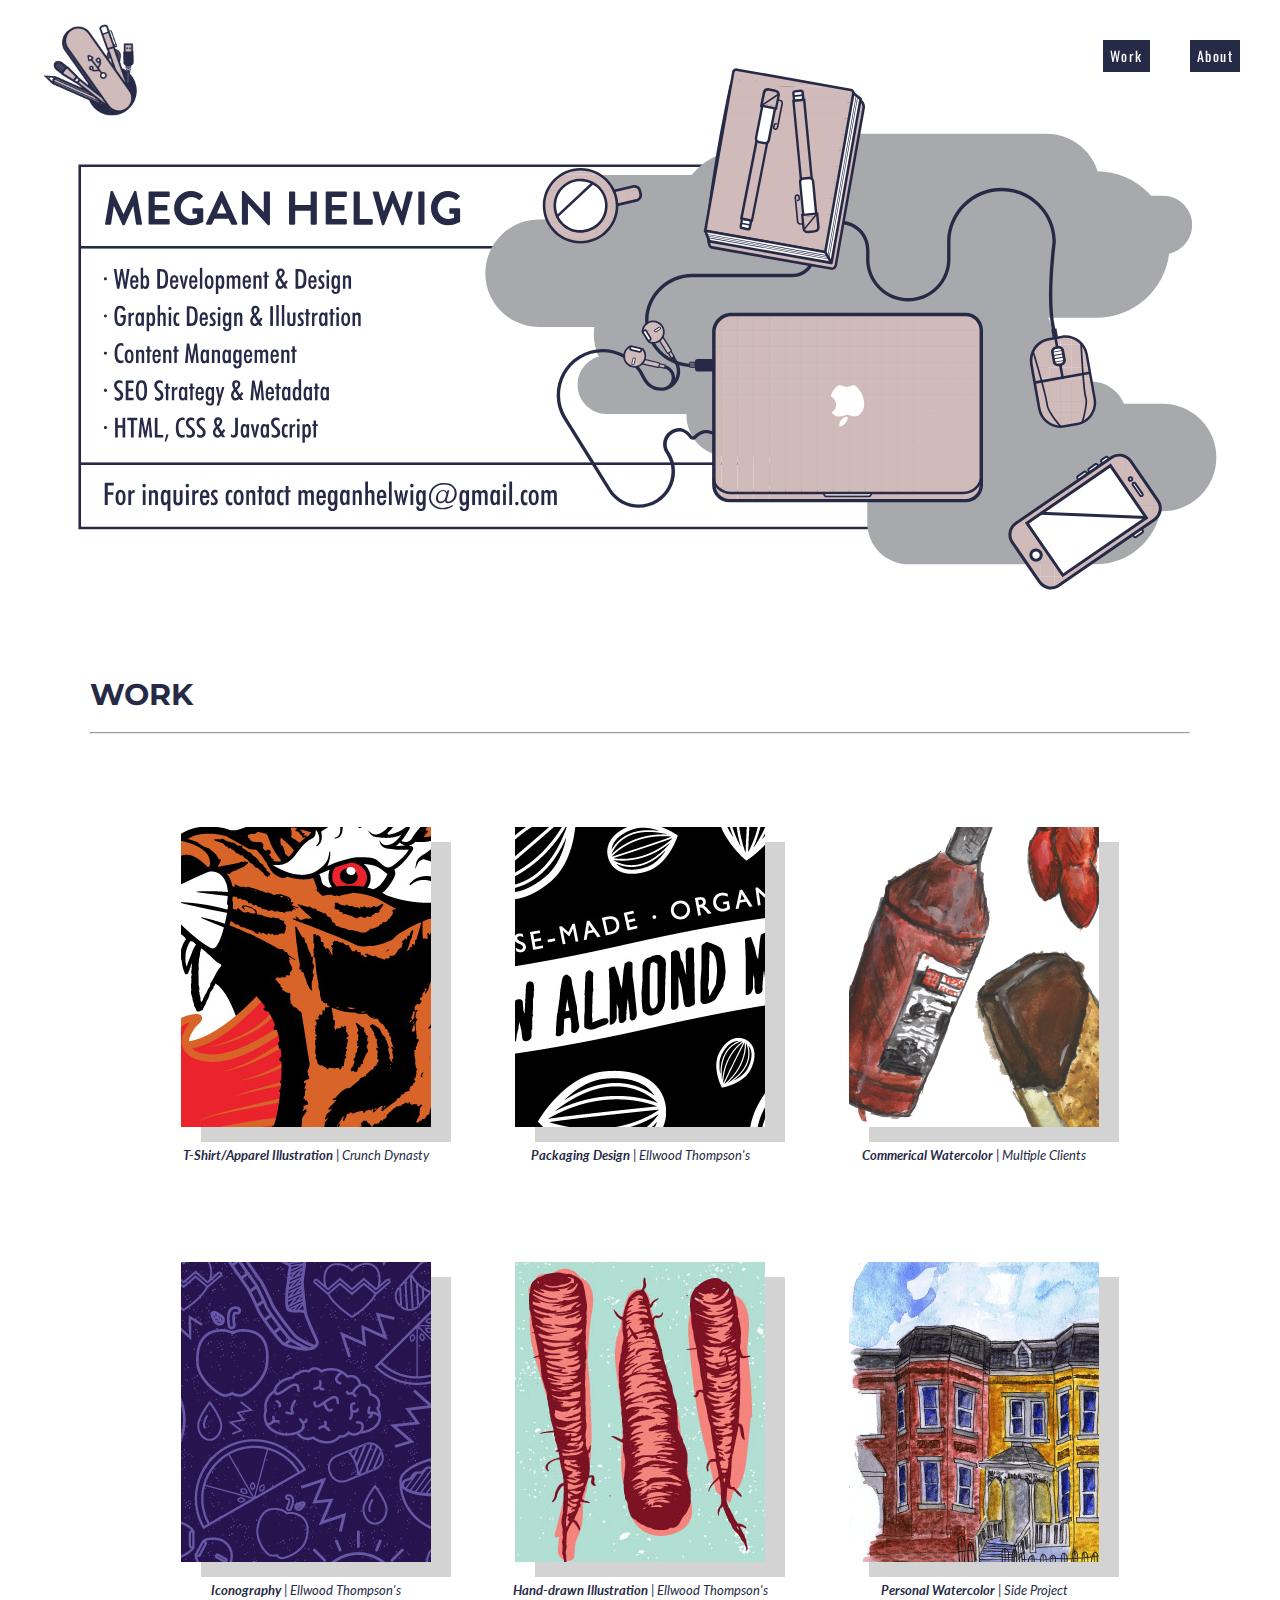
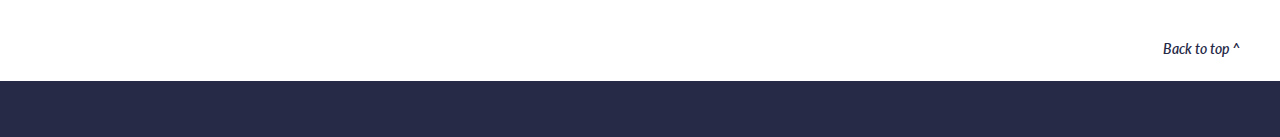
<file: index.html>
<!doctype html>
<html lang="en-us">

<!-- Viewport Meta Tag / Title / style.css -->

<head>
  <!-- Page Metadata -->
  <meta charset="UTF-8">
  <meta name="viewport" content="width=device-width, initial-scale=1">
  <meta name="keywords" content="HTML, CSS, SEO, Graphic, Design, Illustration, Adobe Creative Suite, Digital, Designer, Web Developer, Branding, Watercolor, Wordpress, CMS, Richmond, creative">
  <meta name="description" content='The personal design portfolio for Megan Helwig, a Web Developer/Designer/Illustrator in Richmond, VA'>
  <meta name="author" content='Megan Helwig'>
  <meta name="title" content ="Graphic and Web Design Portfolio, located in Richmond, VA">
  <!-- Global site tag (gtag.js) - Google Analytics -->
  <script async src="https://www.googletagmanager.com/gtag/js?id=UA-130196216-1"></script>
  <script>
    window.dataLayer = window.dataLayer || [];
    function gtag(){dataLayer.push(arguments);}
    gtag('js', new Date());

    gtag('config', 'UA-130196216-1');
  </script>
  <!-- Home Page-->
  <title>Graphic & Web Design Portfolio</title>
  <meta property="og:title" content="Design Portfolio" />
  <meta property="og:description" content="Index page for a graphic & web design portfolio, including work in apparel/packaging design, watercolor painting and hand-drawn and digital illustration." />
  <meta name="google-site-verification" content="xcH6E_bw11rowD47tf6h_8dTdMV05am6enh_zGNBT2o" />
  <!-- Favicon -->
  <link rel="shortcut icon" href="assets/images/favicon/favicon.ico" type="image/x-icon">
  <link rel="icon" href="assets/images/favicon/favicon.ico" type="image/x-icon">
  <!-- Internal Stylesheets -->
  <link rel="stylesheet" type="text/css" href="assets/css/reset.css">
  <link rel="stylesheet" type="text/css" href="assets/css/index.css">
  <!-- Google Fonts -->
  <link href="https://fonts.googleapis.com/css?family=Lato" rel="stylesheet">
  <link href="https://fonts.googleapis.com/css?family=Montserrat:700|Oswald:300" rel="stylesheet">
  <!-- Font Awesome -->
  <link rel="stylesheet" href="https://use.fontawesome.com/releases/v5.3.1/css/all.css" integrity="sha384-mzrmE5qonljUremFsqc01SB46JvROS7bZs3IO2EmfFsd15uHvIt+Y8vEf7N7fWAU"
    crossorigin="anonymous">
</head>

<body>
  <div id="top"></div>
  <!-- Header -->
  <header id="masthead">
    <!-- Header that links back to Home Page-->
    <a rel="canonical" href="https://www.meganhelwig.com/index.html" id="logo"/>
      <img alt="logo" src="assets/images/logo.png">
    </a>
    <!-- Nav Bar w/ Links -->
    <nav class="nav">
      <!-- Work -->
      <div class="dropdown">
        <a class="dropbtn">Work</a>
        <div class="dropdown-content">
          <a class="dropdown-link" href="work/project1.html">Apparel Design</a>
          <a class="dropdown-link" href="work/project2.html">Packaging Design</a>
          <a class="dropdown-link" href="work/project3.html">Commercial Watercolor</a>
          <a class="dropdown-link" href="work/project4.html">Iconography </a>
          <a class="dropdown-link" href="work/project5.html">Hand-drawn Illustration</a>
          <a class="dropdown-link" href="work/project6.html">Personal Watercolor</a>
        </div>
      </div>
      <!-- About Me -->
      <a href="about.html">About</a>
    </nav>
    </div>
  </header>
  <!--/..Header -->

  <!-- Homepage About Me Graphic -->
  <div class="homepage-image">
      <img alt="Homepage Graphic" src="/assets/images/AboutMe.svg" id="hide"> 
  </div>
  <!--/..Homepage Graphic -->

  <!-- Main Content -->
  <div class="container">
    <div>
      <h2 class="work-header">Work</h2>
      <hr>
    </div>
    <!-- Main Content: About Me Photo/Bio Paragraph -->
    <div id="projects">
      <!-- Project One Tile -->
      <figure>
        <a href="work/project1.html">
          <div class="project-tile" id="project1">
              <img alt="Apparel Design and Branding" title="Apparel Design Portfolio" src="assets/images/projectTile-CrunchDynasty.jpg">
          </div>
        </a>
        <figcaption>
          <p><strong>T-Shirt/Apparel Illustration</strong> | Crunch Dynasty
        </figcaption>
      </figure>
      <!-- Project Two Tile -->
      <figure>
        <a href="work/project2.html">
          <div class="project-tile">
              <img alt="Packaging Art Direction and Design" title="Packaging Design Portfolio"src="assets/images/projectTile-AlmondMilkPackaging.jpg">
          </div>
        </a>
        <figcaption>
          <p><strong>Packaging Design</strong> | Ellwood Thompson's
        </figcaption>
      </figure>
      <!-- Project Three Tile -->
      <figure>
        <a href="work/project3.html">
          <div class="project-tile">
              <img alt="Commercial Watercolor Painting and Design" title="Commercial Watercolor Portfolio"
              src="assets/images/projectTile-CommericalWatercolor.jpg">
          </div>
        </a>
        <figcaption>
          <p><strong>Commerical Watercolor </strong> | Multiple Clients
        </figcaption>
      </figure>
      <!-- Project Four Tile -->
      <figure>
        <a href="work/project4.html">
          <div class="project-tile">
              <img alt="Icon Design and Illustration" title="Icon Design Portfolio" src="assets/images/projectTile-Iconography.png">
          </div>
        </a>
        <figcaption>
          <p><strong>Iconography </strong> | Ellwood Thompson's
        </figcaption>
      </figure>
      <!-- Project Five Tile -->
      <figure>
        <a href="work/project5.html">
          <div class="project-tile">
              <img alt="Digital and Hand-drawn Illustration" title="Illustration Portfolio" src="assets/images/projectTile-Illustration.jpg">
          </div>
        </a>
        <figcaption>
          <p><strong>Hand-drawn Illustration </strong> | Ellwood Thompson's
        </figcaption>
      </figure>
      <!-- Project Six Tile -->
      <figure>
        <a href="work/project6.html">
          <div class="project-tile">
              <img alt="Personal Watercolor and Side Projects" title="Personal Watercolor Side Project"src="assets/images/projectTile-Watercolor.png">
          </div>
        </a>
        <figcaption>
          <p><strong>Personal Watercolor </strong> | Side Project
        </figcaption>
      </figure>
    </div>
  </div>
  <!--/..Main Content -->
  <!-- Back to top link -->
  <div id="marginRight">
    <a id="backToTop" href="#top">
      <p>Back to top ^</p>
    </a>

  </div>
  </div>
  <!-- Footer -->
  <footer>
    <div class="contact" id="contact">
      <ul>
        <li class="socialLinks">
          <a href="https://github.com/helwigmj">
            <i class="fab fa-github fa-2x"></i>
          </a></li>
        <li class="socialLinks">
          <a href="https://www.linkedin.com/in/meganhelwig/">
              <i class="fab fa-linkedin-in fa-2x"></i>
          </a></li>
        <li class="socialLinks">
          <a href="https://www.instagram.com/inflammatorykitten">
              <i class="fab fa-instagram fa-2x"></i>
          </a></li>
      </ul>
    </div>
  </footer>
  <!--/..Footer -->

</body>

</html>
</file>
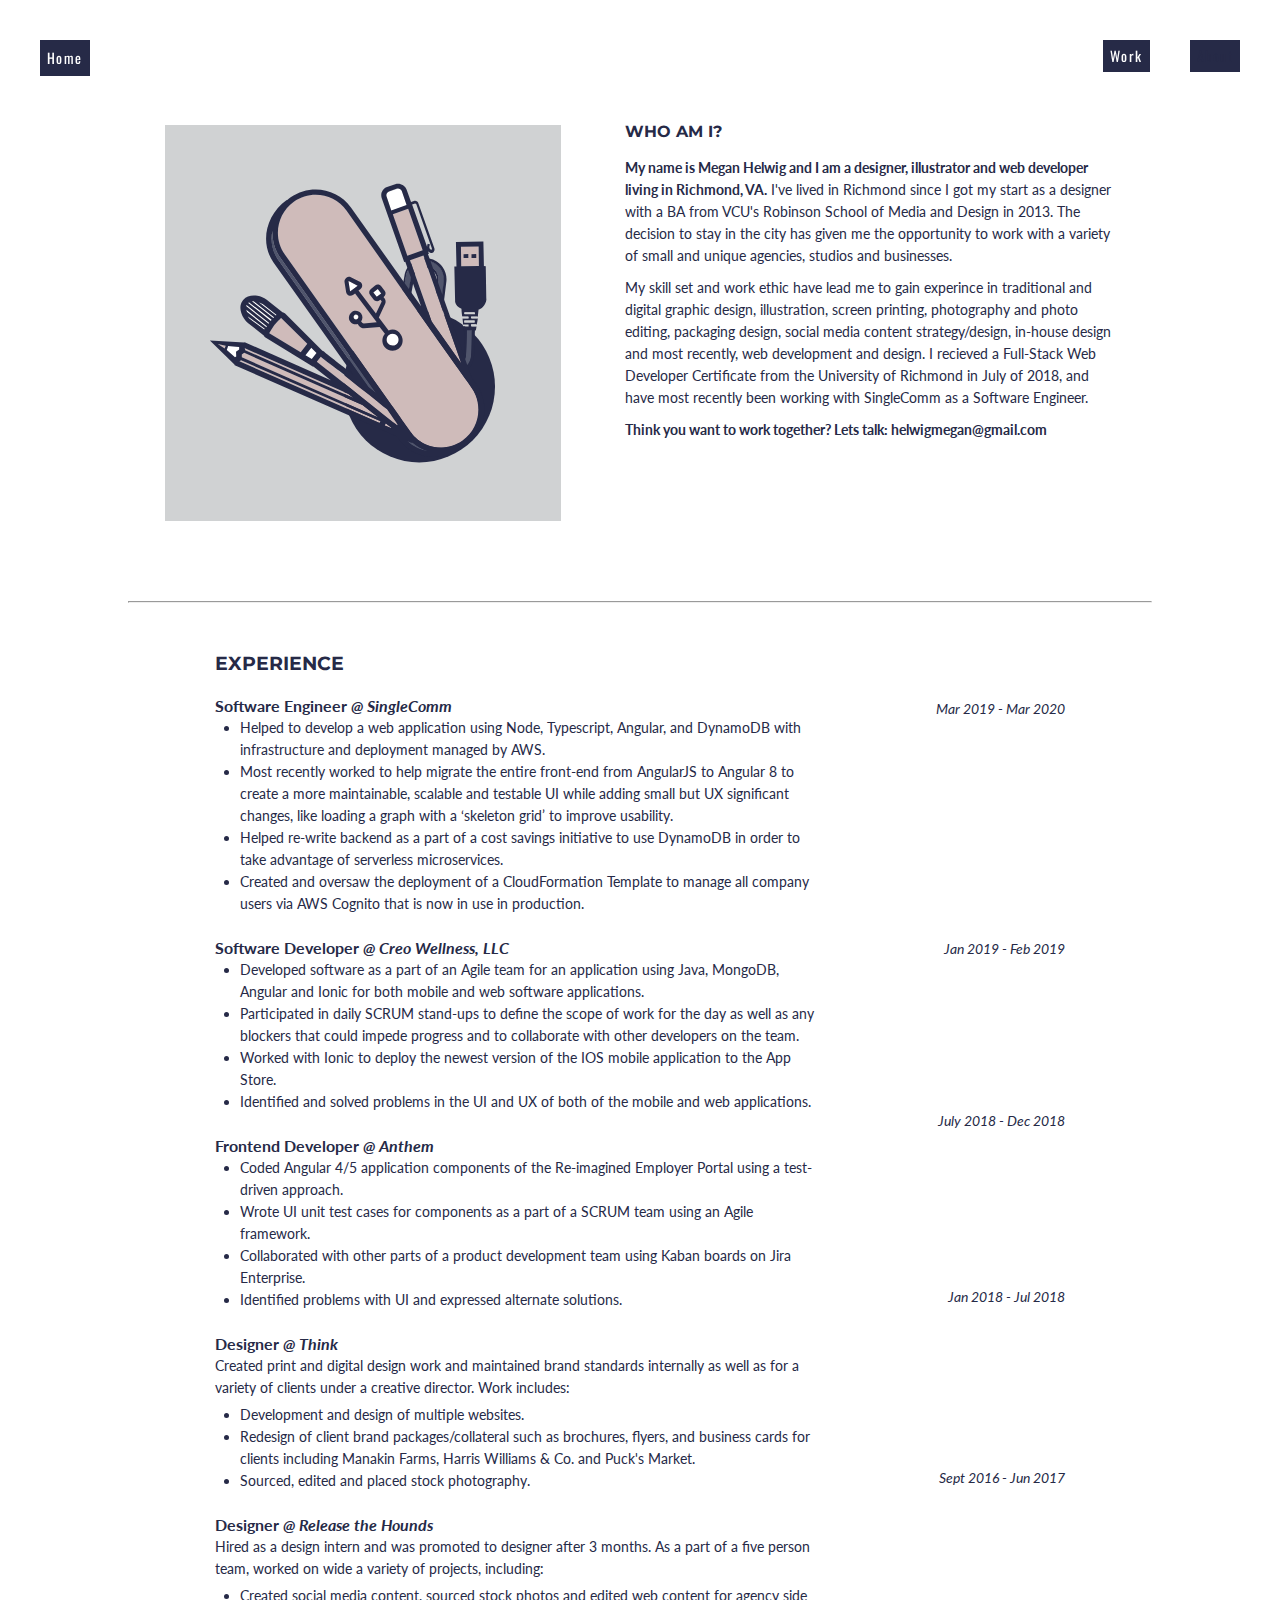
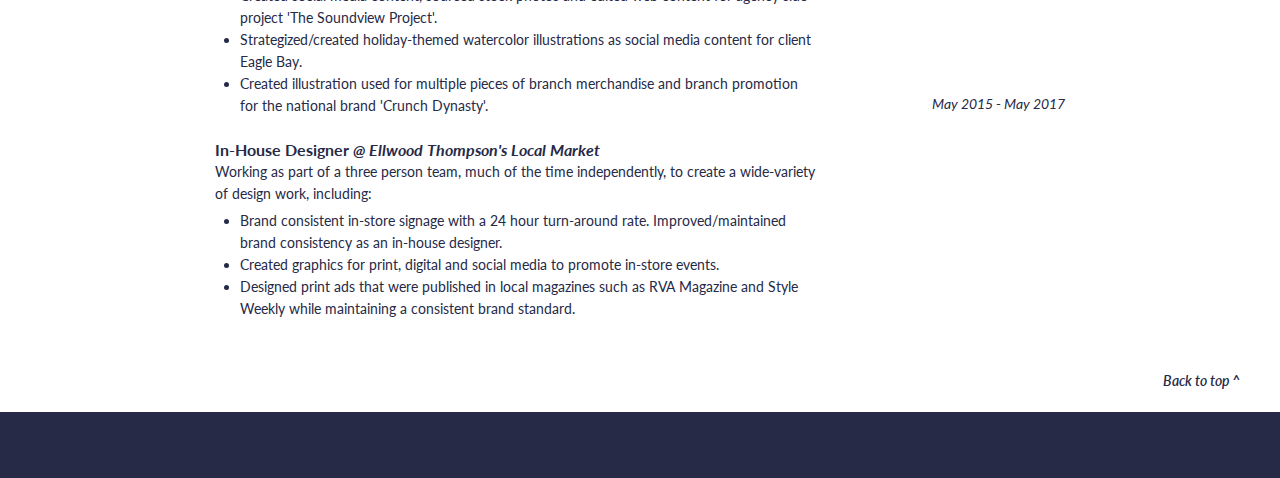
<file: about.html>
<!doctype html>
<html lang="en-us">

<!-- Viewport Meta Tag / Title / style.css -->

<head>
  <!-- Page Metadata -->
  <meta charset="UTF-8">
  <meta name="viewport" content="width=device-width, initial-scale=1">
  <meta name="keywords" content="HTML, CSS, SEO, Graphic, Design, Illustration, Adobe, Digital, Designer, Web Developer, Brand, Watercolor, Wordpress, CMS, Richmond, creative">
  <meta name="description" content='The personal design portfolio for Megan Helwig, a Web Developer/Designer/Illustrator in Richmond, VA'>
  <meta name="author" content='Megan Helwig'>
  <meta name="title" content ="Graphic and Web Design Portfolio, About Me">
   <!-- Favicon -->
   <link rel="shortcut icon" href="assets/images/favicon/favicon.ico" type="image/x-icon">
   <link rel="icon" href="assets/images/favicon/favicon.ico" type="image/x-icon">
  <!-- Home Page-->
  <title>Portfolio | Megan Helwig</title>
  <!-- Internal Stylesheets -->
  <link rel="stylesheet" type="text/css" href="assets/css/reset.css">
  <link rel="stylesheet" type="text/css" href="assets/css/about.css">
  <!-- Google Fonts -->
  <link href="https://fonts.googleapis.com/css?family=Lato" rel="stylesheet">
  <link href="https://fonts.googleapis.com/css?family=Montserrat:700|Oswald:300" rel="stylesheet">
  <!-- Font Awesome -->
  <link rel="stylesheet" href="https://use.fontawesome.com/releases/v5.3.1/css/all.css" integrity="sha384-mzrmE5qonljUremFsqc01SB46JvROS7bZs3IO2EmfFsd15uHvIt+Y8vEf7N7fWAU"
    crossorigin="anonymous">
</head>

<body>

  <!-- Header -->
  <header id="masthead">
    <div class="container">
      <!-- Header that links back to Home Page-->
      <a href="index.html" id="homeLink">
         Home
      </a>

      <!-- Nav Bar w/ Links -->
      <nav class="nav">
        <!-- Work -->
        <div class="dropdown">
          <a class="dropbtn">Work</a>
          <div class="dropdown-content">
            <a class="dropdown-link" href="work/project1.html">Apparel Design</a>
            <a class="dropdown-link" href="work/project2.html">Packaging Design</a>
            <a class="dropdown-link" href="work/project3.html">Commercial Watercolor</a>
            <a class="dropdown-link" href="work/project4.html">Iconography </a>
            <a class="dropdown-link" href="work/project5.html">Hand-drawn Illustration</a>
            <a class="dropdown-link" href="work/project6.html">Personal Watercolor</a>
          </div>
        </div>
        <!-- About Me -->
        <a href="about.html">About</a>
      </nav>
    </div>
    <!-- Nav Bar -->
  </header>
  <!--/..Header -->

  <!-- Main Container: About Me Image, Paragraph -->
  <div class="mainSection">
    <!-- Left Side -->
    <div class="leftSide">
      <div id="projects">
        <!-- About Me Image -->
        <div>
          <img id="aboutMe" src="assets/images/AboutMe-Sm.svg">
        </div>
      </div>
    </div>
    <!--/..Left Side -->

    <!-- Right Side -->
    <div class="rightSide">
      <h3>WHO AM I?</h3>
      <!-- About Me Paragraph -->
      <p id="aboutMePara">
        <strong>My name is Megan Helwig and I am a designer, illustrator and web developer living in Richmond, VA.</strong>        I've lived in Richmond since I got my start as a designer with a BA from VCU's Robinson School of Media and Design
        in 2013. The decision to stay in the city has given me the opportunity to work with a variety of small and unique
        agencies, studios and businesses.
        <div id="space">
          My skill set and work ethic have lead me to gain experince in traditional and digital graphic design, illustration, screen
          printing, photography and photo editing, packaging design, social media content strategy/design, in-house design
          and most recently, web development and design. I recieved a Full-Stack Web Developer Certificate from the University
          of Richmond in July of 2018, and have most recently been working with SingleComm as a Software Engineer.
        </div>
        <strong>
      Think you want to work together? Lets talk: 
     <!-- Mail to link w/ subject line: 'Let's work together! -->
      <a href="mailto:helwigmegan@gmail.com?Subject=Lets%20work%20together!" target="_top">
         helwigmegan@gmail.com</a>
      </strong>
      </p>
      <!-- /..About Me Paragraph -->
    </div>
    <!--/..Right Side -->
  </div>
  <!--/..Main Container -->

  <hr class="line">

  <!-- CV -->
  <div class="cv">
    <!-- CV Left Column -->
    <div class="column" id="resumeLeft">
      <h3 class="resumeCateg">EXPERIENCE </h3>
       <!-- SingleComm Description-->
       <h4>Software Engineer <a class="oblique" href="https://www.singlecomm.com/"> @ SingleComm</a></h4>
       <p class="dateHidden">
         March 2019 - Present
       </p>
         <ul class="b">
           <li>Helped to develop a web application using Node, Typescript, Angular, and DynamoDB with infrastructure and deployment managed by AWS.
           </li>
           <li>Most recently worked to help migrate the entire front-end from AngularJS to Angular 8 to create a more maintainable, scalable and testable UI while adding small but UX significant changes, like loading a graph with a ‘skeleton grid’ to improve usability.
           </li>
           <li>Helped re-write backend as a part of a cost savings initiative to use DynamoDB in order to take advantage of serverless microservices.
           </li>
           <li>Created and oversaw the deployment of a CloudFormation Template to manage all company users via AWS Cognito that is now in use in production.
          </li>
         </ul>
       <!-- /..SingleComm Description -->
        </br>
      <!-- Creo Description-->
       <h4>Software Developer <a class="oblique" href="https://www.creochange.com/"> @ Creo Wellness, LLC</a></h4>
       <p class="dateHidden">
         Jan 2019 - Feb 2019
       </p>
         <ul class="b">
           <li>Developed software as a part of an Agile team for an application using Java, MongoDB, Angular and Ionic for both mobile and web software applications.
           </li>
           <li>Participated in daily SCRUM stand-ups to define the scope of work for the day as well as any blockers that could impede progress and to collaborate with other developers on the team. 
           </li>
           <li>Worked with Ionic to deploy the newest version of the IOS mobile application to the App Store.    
           </li>
           <li>Identified and solved problems in the UI and UX of both of the mobile and web applications.
          </li>
         </ul>
       <!-- /..Creo Description -->
       <br>
      <!-- Anthem Description-->
      <h4>Frontend Developer <a class="oblique" href="https://www.anthem.com/employer/"> @ Anthem</a></h4>
      <p class="dateHidden">
        Jul 2018 - Present
      </p>
        <ul class="b">
          <li>Coded Angular 4/5 application components of the Re-imagined Employer Portal using a test-driven approach. </li>
          <li>Wrote UI unit test cases for components as a part of a SCRUM team using an Agile framework. </li>
          <li>Collaborated with other parts of a product development team using Kaban boards on Jira Enterprise. </li>
          <li>Identified problems with UI and expressed alternate solutions.</li>
        </ul>
      <!-- /..Anthem Description -->
      <br>
      <!-- Think Description -->
      <h4>Designer<a class="oblique" href="www.think804.com/"> @ Think</a></h4>
      <p class="dateHidden">
        Jan 2018 - Jul 2018
      </p>
      <ul class="b">
        <p id="leftAlign">Created print and digital design work and maintained brand standards internally as well as for a variety of clients
          under a creative director. Work includes:</p>
        <li>Development and design of multiple websites.</li>
        <li>Redesign of client brand packages/collateral such as brochures, flyers, and business cards for clients including
          Manakin Farms, Harris Williams & Co. and Puck's Market.</li>
        <li>Sourced, edited and placed stock photography.</li>
      </ul>
      <!-- /..Think Description -->
      <br>
      <!-- Release the Hounds Description -->
      <h4>Designer<a class="oblique" href="https://www.releasethehounds.tv/"> @ Release the Hounds</a></h4>
      <p class="dateHidden">
        Sept 2016 - Jun 2017
      </p>
      <ul class="b">
        <p id="leftAlign">Hired as a design intern and was promoted to designer after 3 months. As a part of a five person team, worked on
          wide a variety of projects, including:</p>
        <li>Created social media content, sourced stock photos and edited web content for agency side project 'The Soundview
          Project'. </li>
        <li>Strategized/created holiday-themed watercolor illustrations as social media content for client Eagle Bay.</li>
        <li>Created illustration used for multiple pieces of branch merchandise and branch promotion for the national brand 'Crunch
          Dynasty'.
        </li>
      </ul>
      <!-- /..Release the Hounds Description -->
      <br>
      <!-- Ellwoods Description -->
      <h4>In-House Designer<a class="oblique" href="https://ellwoodthompsons.com/"> @ Ellwood Thompson's Local Market</a></h4>
      <ul class="b">
        <p id="leftAlign">Working as part of a three person team, much of the time independently, to create a wide-variety of design work,
          including:
        </p>
        <li>Brand consistent in-store signage with a 24 hour turn-around rate. Improved/maintained brand consistency as an in-house
          designer.
        </li>
        <li>Created graphics for print, digital and social media to promote in-store events.</li>
        <li>Designed print ads that were published in local magazines such as RVA Magazine and Style Weekly while maintaining
          a consistent brand standard.</li>
      </ul>
      <!-- /..Ellwoods Description -->
    </div>
    <!--/..CV Left Column -->

    <!-- CV Right Column -->
    <div class="column" id="resumeRight">
      <p class="resumeDate" id="date1">
        Mar 2019 - Mar 2020
      </p>
      <p class="resumeDate" id="date6">
        Jan 2019 - Feb 2019
      </p>
      <p class="resumeDate" id="date5">
        July 2018 - Dec 2018
      </p>
      <br>
      <br>
      <p class="resumeDate" id="date2">
        Jan 2018 - Jul 2018
      </p>
      <br>
      <br>
      <p class="resumeDate" id="date3">
        Sept 2016 - Jun 2017
      </p>
      <br>
      <br>
      <p class="resumeDate" id="date4">
        May 2015 - May 2017
      </p>
    </div>
    <!--/..CV Right Column -->
  </div>
  <!--/..CV -->

  <!-- Back to Top Link -->
  <div id="marginRight">
    <a id="backToTop" href="#top">
      <p>Back to top ^</p>
    </a>
  </div>

  <!-- Footer -->
  <footer class="footer">
    <div class="contact" id="contact">
      <ul>
        <li class="socialLinks">
          <a href="https://github.com/helwigmj">
            <i class="fab fa-github fa-2x"></i>
          </a></li>
        <li class="socialLinks">
          <a href="https://www.linkedin.com/in/meganhelwig/">
            <i class="fab fa-linkedin-in fa-2x"></i>
          </a></li>
        <li class="socialLinks">
          <a href="https://www.instagram.com/inflammatorykitten">
            <i class="fab fa-instagram fa-2x"></i>
          </a></li>
      </ul>
    </div> -->
  </footer>
  <!--/..Footer -->


</body>

</html>
</file>
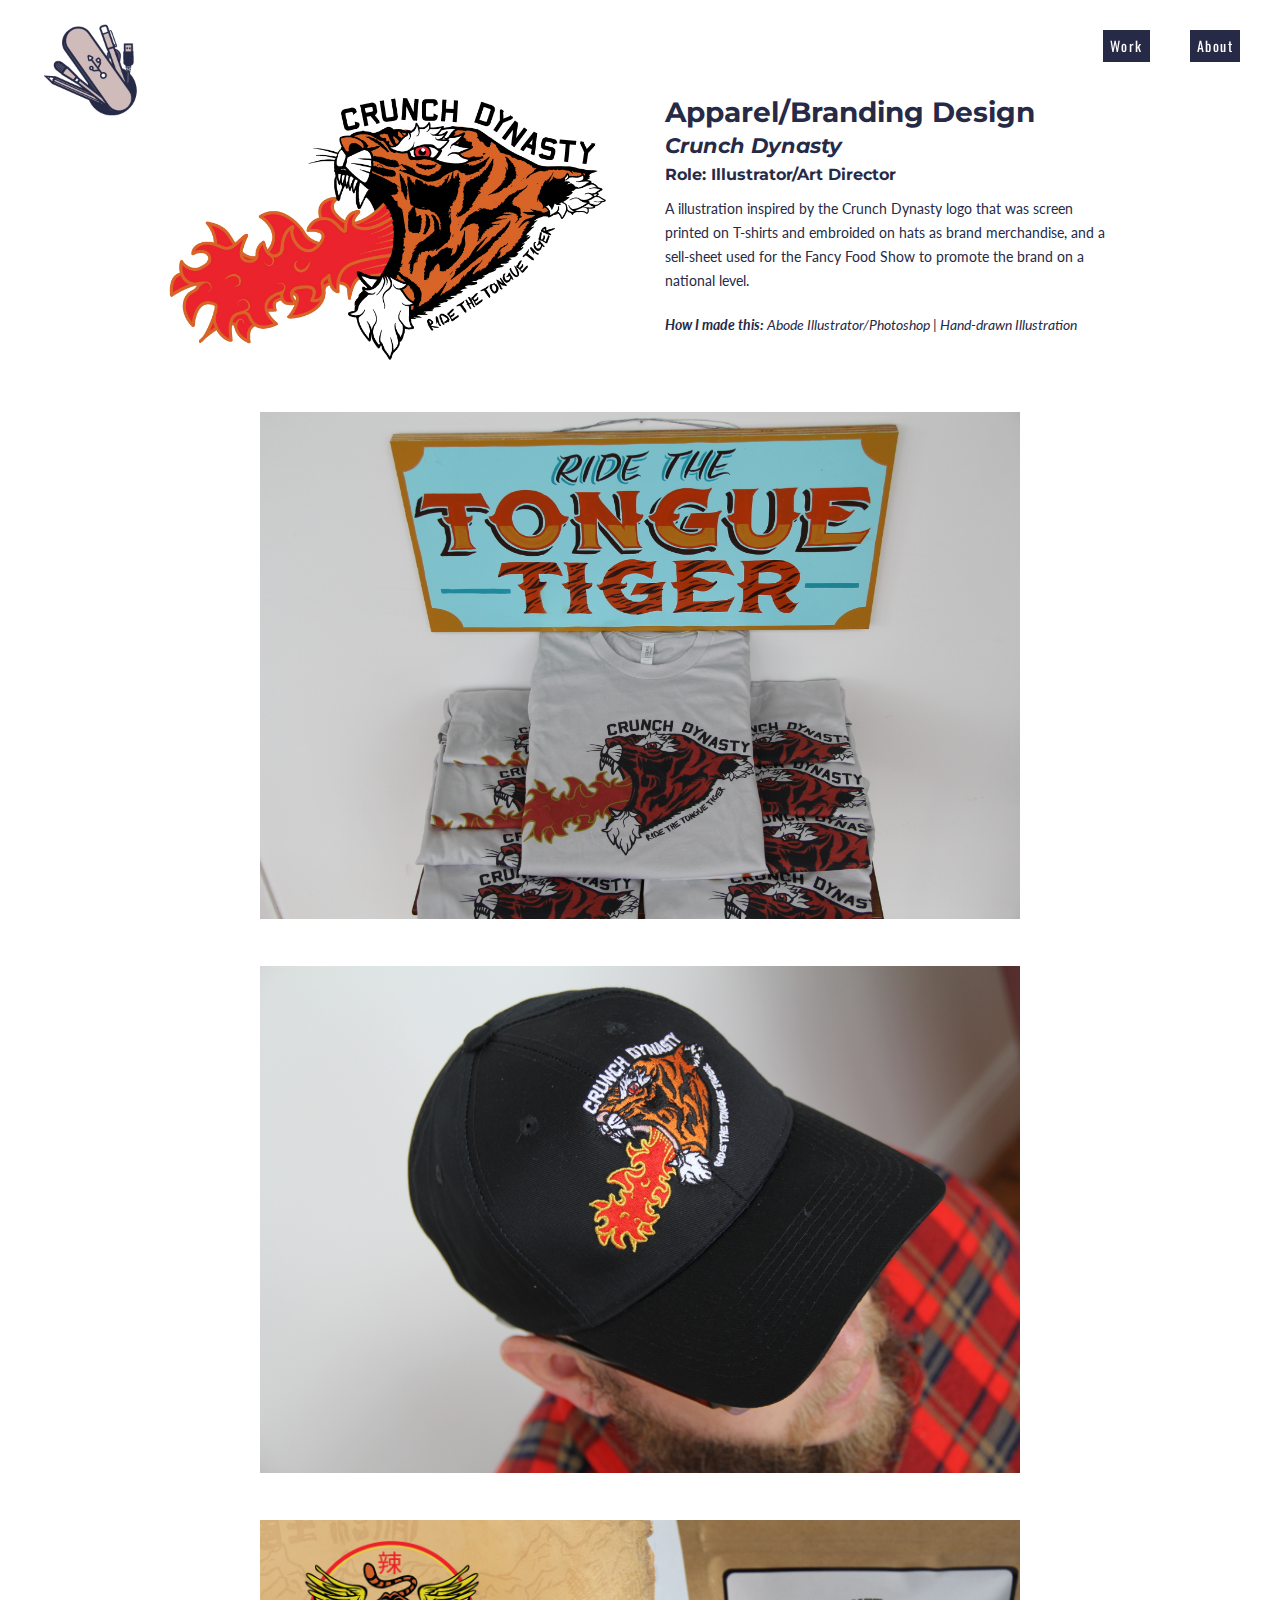
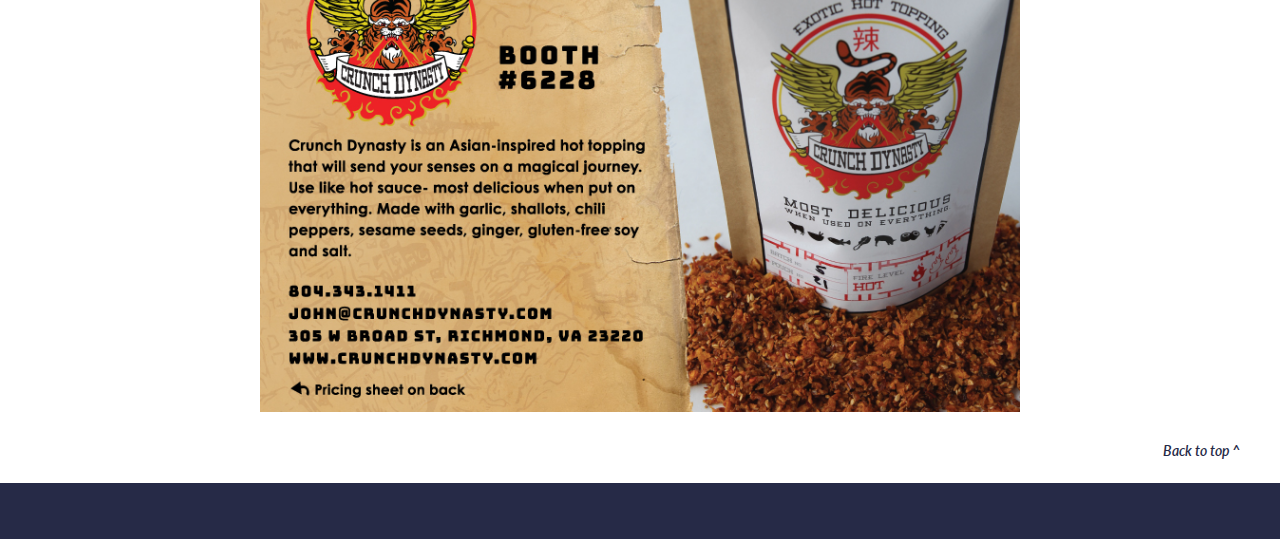
<file: work/project1.html>
<!doctype html>
<html lang="en-us">

<!-- Viewport Meta Tag / Title / style.css -->

<head>
    <!-- Page Metadata -->
    <meta charset="UTF-8">
    <meta name="viewport" content="width=device-width, initial-scale=1">
    <meta name="keywords" content="HTML, CSS, SEO, Graphic, Design, Illustration, Adobe, Digital, Designer, Web Developer, Brand, Watercolor, Wordpress, CMS, Richmond, creative">
    <meta name="description" content='The personal design portfolio for Megan Helwig, a Web Developer/Designer/Illustrator in Richmond, VA'>
    <meta name="robots" content="noindex">
    <meta name="author" content='Megan Helwig'>
    <meta name="title" content ="Graphic and Web Design Portfolio, Apparel Design">
     <!-- Favicon -->
    <link rel="shortcut icon" href="../assets/images/favicon/favicon.ico" type="image/x-icon">
    <link rel="icon" href="../assets/images/favicon/favicon.ico" type="image/x-icon">
    <!-- Home Page-->
    <title>Portfolio | Megan Helwig</title>
    <!-- Internal Stylesheets -->
    <link rel="stylesheet" type="text/css" href="../assets/css/reset.css">
    <link rel="stylesheet" type="text/css" href="../assets/css/project.css">
    <!-- Google Fonts -->
    <link href="https://fonts.googleapis.com/css?family=Lato" rel="stylesheet">
    <link href="https://fonts.googleapis.com/css?family=Montserrat:700|Oswald:300" rel="stylesheet">
    <!-- Font Awesome -->
    <link rel="stylesheet" href="https://use.fontawesome.com/releases/v5.3.1/css/all.css" integrity="sha384-mzrmE5qonljUremFsqc01SB46JvROS7bZs3IO2EmfFsd15uHvIt+Y8vEf7N7fWAU" crossorigin="anonymous">  
</head>

<body>

    <!-- Header -->
    <header id="masthead">
        <!-- Header that links back to Home Page-->
        <a href="../index.html" id="logo">
            <img alt="logo" src="/assets/images/logo.png">
        </a>
        <!-- Nav Bar w/ Links -->
        <nav class="nav">
                <div class="dropdown">
                    <a class="dropbtn">Work</a>
                    <div class="dropdown-content">
                        <a class="dropdown-link" href="/work/project1.html">Apparel Design</a>
                        <a class="dropdown-link" href="/work/project2.html">Packaging Design</a>
                        <a class="dropdown-link" href="/work/project3.html">Commercial Watercolor</a>
                        <a class="dropdown-link" href="/work/project4.html">Iconography </a>
                        <a class="dropdown-link" href="/work/project5.html">Hand-drawn Illustration</a>
                        <a class="dropdown-link" href="/work/project6.html">Personal Watercolor</a>
                    </div>
                </div>
                <a href="../about.html">About</a>
            </nav>
        </div>
    </header>
    <!--/..Header -->

    <!-- Page Content -->
    <div class="container">
        <div class="leftSide">
            <div id="projects">
                <h1 id="respTitle">Project/Client </h1>
                <div class="project-tile">
                </div>
                <div class="project-tile">
                    <img id="image1" src="../assets/images/apparelDesign/Crunch-Dynasty-T-Shirt-Design.jpg">
                </div>
            </div>
        </div>

        <div class="rightSide">
            <h1 id="projectTitle">Apparel/Branding Design</h1>
            <h2 id="projectBrand">Crunch Dynasty</h2>
            <h3 id="projectRole">Role: Illustrator/Art Director</h3>
            <p> A illustration inspired by the Crunch Dynasty logo that was screen printed on T-shirts and embroided on hats as brand merchandise, and a sell-sheet used for the Fancy Food Show to promote the brand on a national level.
                <p id="skills">
                    <strong>How I made this: </strong> Abode Illustrator/Photoshop | Hand-drawn Illustration</p>
        </div>
        <div class="respWidth"> 
        <img id="image2" src="../assets/images/apparelDesign/crunchDynasty-display.JPG">
        <img id="image3" src="../assets/images/apparelDesign/crunch-hatDesign.JPG">
        <img id="image4" src="../assets/images/apparelDesign/CrunchDynasty_SellSheet.jpg">
        </div>
        <p id="skillsResp">
            <strong>How I made this: </strong> Abode Illustrator | Hand-drawn Illustration</p>
    </div>

    <!-- Back to top link -->
    <div id="marginRight">
        <a id="backToTop" href="#top">
            <p>Back to top ^</p>
        </a>
    </div>

    <!-- Footer -->
    <footer>
        <div class="contact" id="contact">
            <ul>
                <li class="socialLinks">
                    <a href="https://github.com/helwigmj">
                    <i class="fab fa-github fa-2x"></i>
                </a></li>
                <li class="socialLinks">
                    <a href="https://www.linkedin.com/in/meganhelwig/">
                        <i class="fab fa-linkedin-in fa-2x"></i>
                    </a></li>
                <li class="socialLinks">
                    <a href="https://www.instagram.com/inflammatorykitten">
                        <i class="fab fa-instagram fa-2x"></i>
                    </a></li>
            </ul>
        </div>
    </footer>
    <!--/..Footer -->

</body>
<!-- /..Page Content -->

</html>
</file>
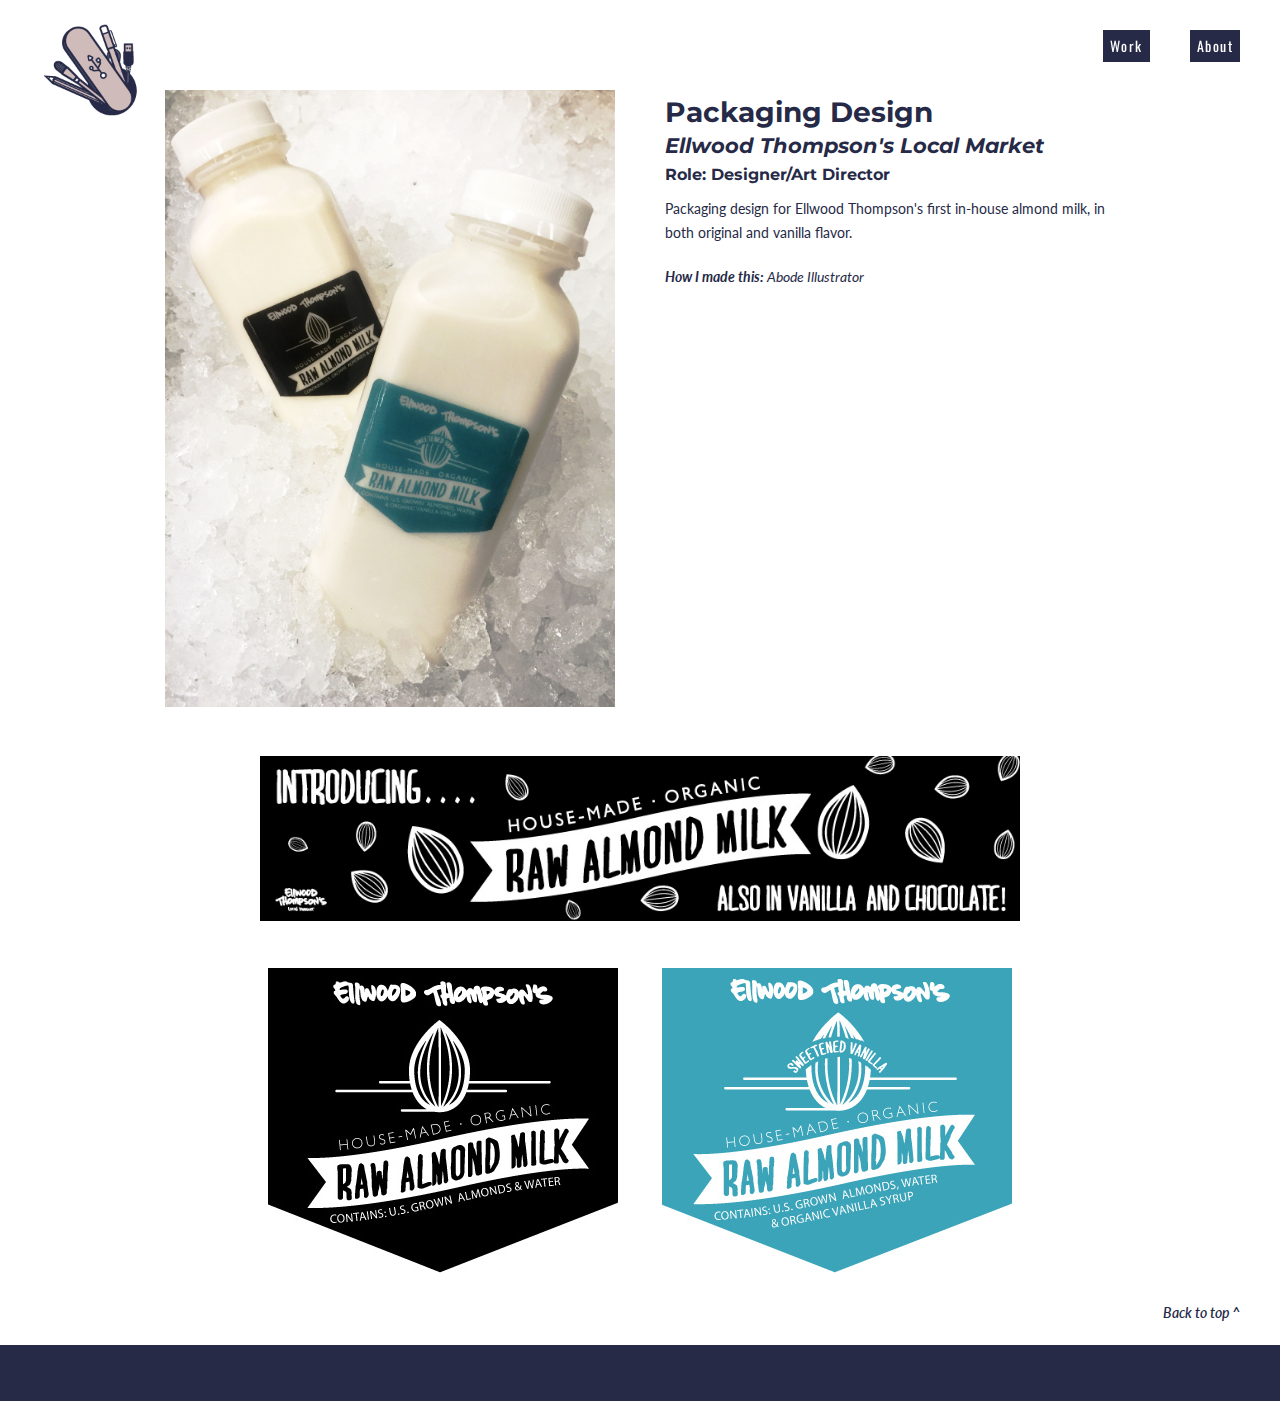
<file: work/project2.html>
<!doctype html>
<html lang="en-us">

<!-- Viewport Meta Tag / Title / style.css -->

<head>
    <!-- Page Metadata -->
    <meta charset="UTF-8">
    <meta name="viewport" content="width=device-width, initial-scale=1">
    <meta name="keywords" content="HTML, CSS, SEO, Graphic, Design, Illustration, Adobe, Digital, Designer, Web Developer, Brand, Watercolor, Wordpress, CMS, Richmond, creative">
    <meta name="description" content='The personal design portfolio for Megan Helwig, a Web Developer/Designer/Illustrator in Richmond, VA'>
    <meta name="robots" content="noindex">
    <meta name="author" content='Megan Helwig'>
    <meta name="title" content ="Graphic and Web Design Portfolio, Packaging Design">
     <!-- Favicon -->
    <link rel="shortcut icon" href="../assets/images/favicon/favicon.ico" type="image/x-icon">
    <link rel="icon" href="../assets/images/favicon/favicon.ico" type="image/x-icon">
    <!-- Home Page-->
    <title>Portfolio | Megan Helwig</title>
    <!-- Internal Stylesheets -->
    <link rel="stylesheet" type="text/css" href="../assets/css/reset.css">
    <link rel="stylesheet" type="text/css" href="../assets/css/project.css">
    <!-- Google Fonts -->
    <link href="https://fonts.googleapis.com/css?family=Lato" rel="stylesheet">
    <link href="https://fonts.googleapis.com/css?family=Montserrat:700|Oswald:300" rel="stylesheet">
    <!-- Font Awesome -->
    <link rel="stylesheet" href="https://use.fontawesome.com/releases/v5.3.1/css/all.css" integrity="sha384-mzrmE5qonljUremFsqc01SB46JvROS7bZs3IO2EmfFsd15uHvIt+Y8vEf7N7fWAU"
        crossorigin="anonymous">
</head>

<body>

    <!-- Header -->
    <header id="masthead">
    <!-- Header that links back to Home Page-->
    <a href="../index.html" id="logo">
        <img alt="logo" src="/assets/images/logo.png">
    </a>
        <!-- Nav Bar w/ Links -->
        <nav class="nav">
            <div class="dropdown">
                <a class="dropbtn">Work</a>
                <div class="dropdown-content">
                    <a class="dropdown-link" href="/work/project1.html">Apparel Design</a>
                    <a class="dropdown-link" href="/work/project2.html">Packaging Design</a>
                    <a class="dropdown-link" href="/work/project3.html">Commercial Watercolor</a>
                    <a class="dropdown-link" href="/work/project4.html">Iconography </a>
                    <a class="dropdown-link" href="/work/project5.html">Hand-drawn Illustration</a>
                    <a class="dropdown-link" href="/work/project6.html">Personal Watercolor</a>
                </div>
            </div>
            <a href="../about.html">About</a>
        </nav>

        </div>
    </header>
    <!--/..Header -->

    <!-- Page Content -->
    <div class="container">
        <div class="leftSide">
            <div id="projects">
                <h1 id="respTitle">Project/Client </h1>
                <div class="project-tile">
                </div>
                <div class="project-tile">
                    <img id="image1" src="../assets/images/packagingDesign/Housemade-Almond-Milk.jpg">
                </div>
            </div>
        </div>

        <div class="rightSide">
            <h1 id="projectTitle">Packaging Design </h1>
            <h2 id="projectBrand">Ellwood Thompson's Local Market</h2>
            <h3 id="projectRole">Role: Designer/Art Director</h3>
            <p>Packaging design for Ellwood Thompson's first in-house almond milk, in both original and vanilla flavor.
                <p id="skills">
                    <strong>How I made this: </strong> Abode Illustrator</p>
        </div>

        <img id="image2" src="../assets/images/packagingDesign/Almond-Milk-Label-NPBanner.jpg">
        <div id="almondMilkLabels" >
            <img id="almondMilkLabel" src="../assets/images/packagingDesign/AlmondMilkLabel_Original-ForWeb.jpg">
            <img id="almondMilkLabel" src="../assets/images/packagingDesign/AlmondMilkLabel_Vanilla-ForWeb.jpg">
        </div>
        <p id="skillsResp">
            <strong>How I made this: </strong> Abode Illustrator | Hand-drawn Illustration</p>
    </div>

    <!-- Back to top link -->
    <div id="marginRight">
        <a id="backToTop" href="#top">
            <p>Back to top ^</p>
        </a>
    </div>

    <!-- Footer -->
    <footer>
        <div class="contact" id="contact">
            <ul>
                <li class="socialLinks">
                    <a href="https://github.com/helwigmj">
                    <i class="fab fa-github fa-2x"></i>
                </a></li>
                <li class="socialLinks">
                    <a href="https://www.linkedin.com/in/meganhelwig/">
                        <i class="fab fa-linkedin-in fa-2x"></i>
                    </a></li>
                <li class="socialLinks">
                    <a href="https://www.instagram.com/inflammatorykitten">
                        <i class="fab fa-instagram fa-2x"></i>
                    </a></li>
            </ul>
        </div>
    </footer>
    <!--/..Footer -->

</body>
<!-- /..Page Content -->

</html>
</file>
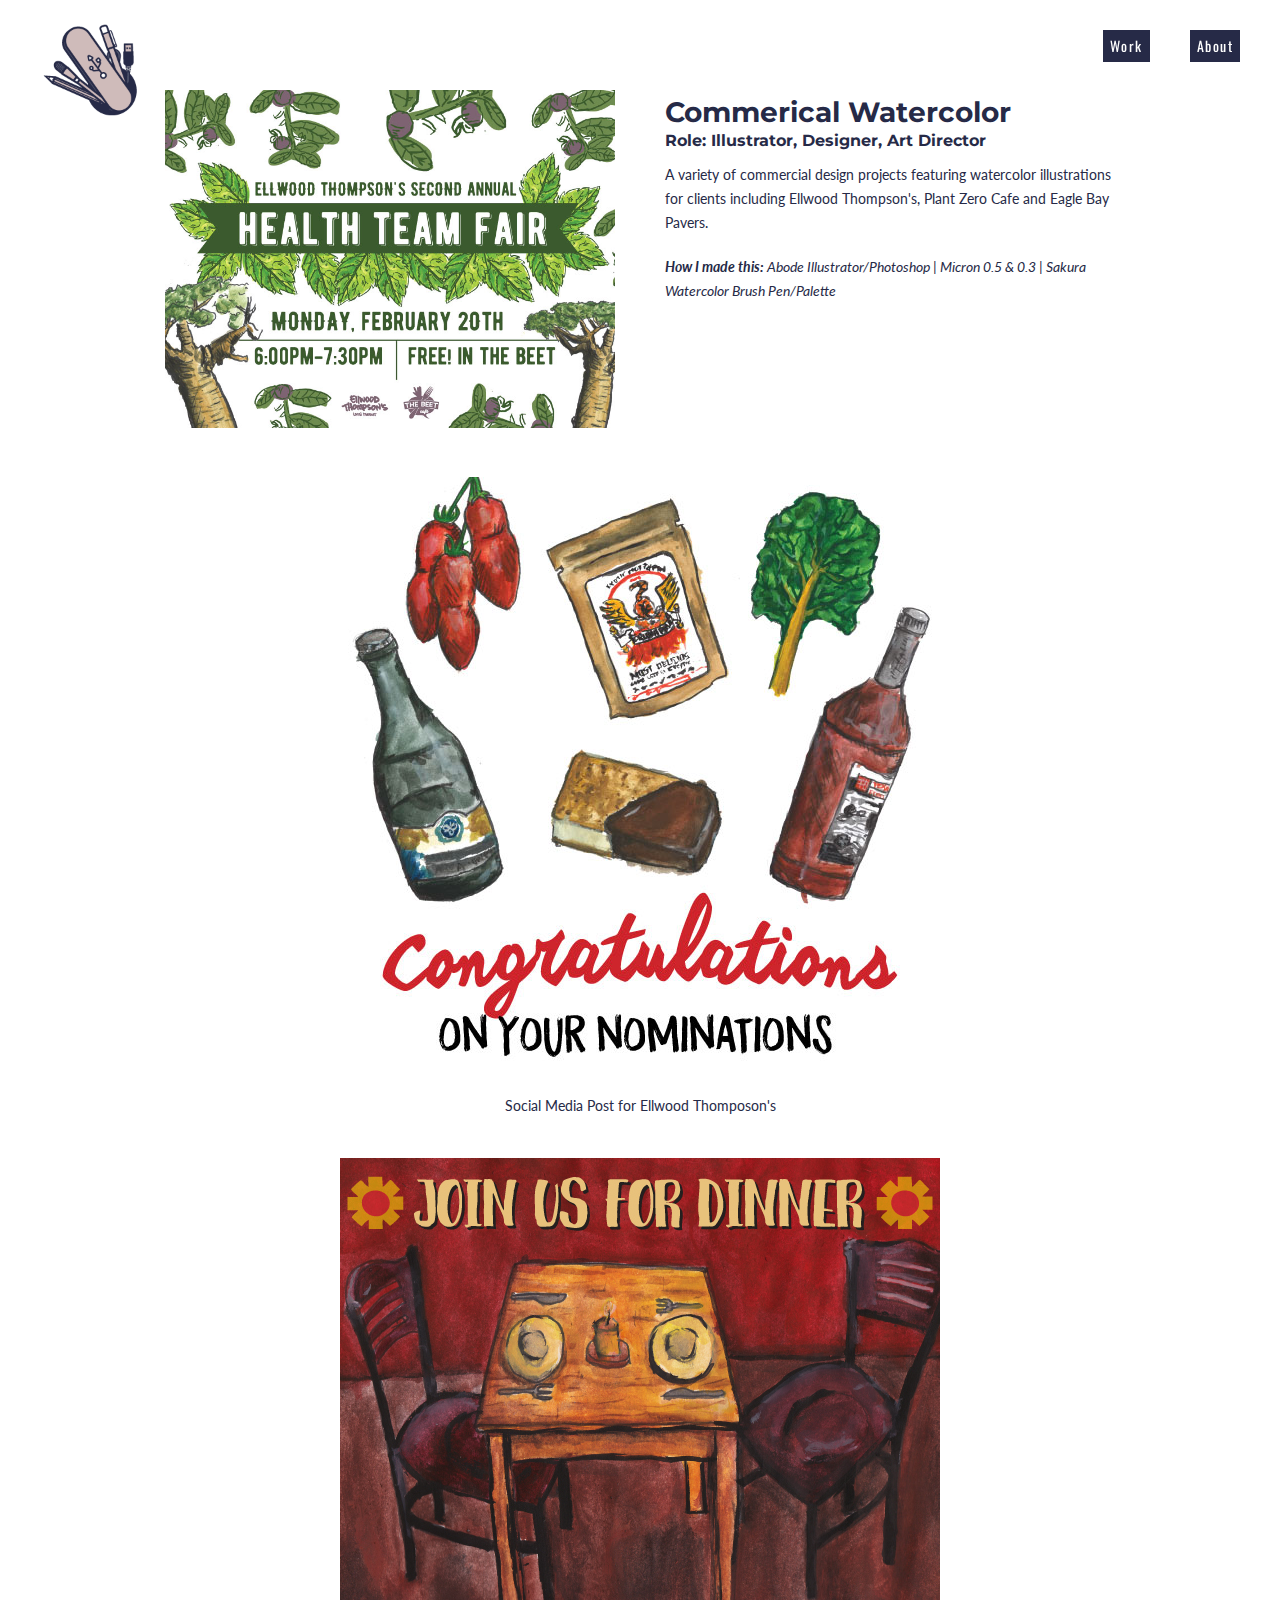
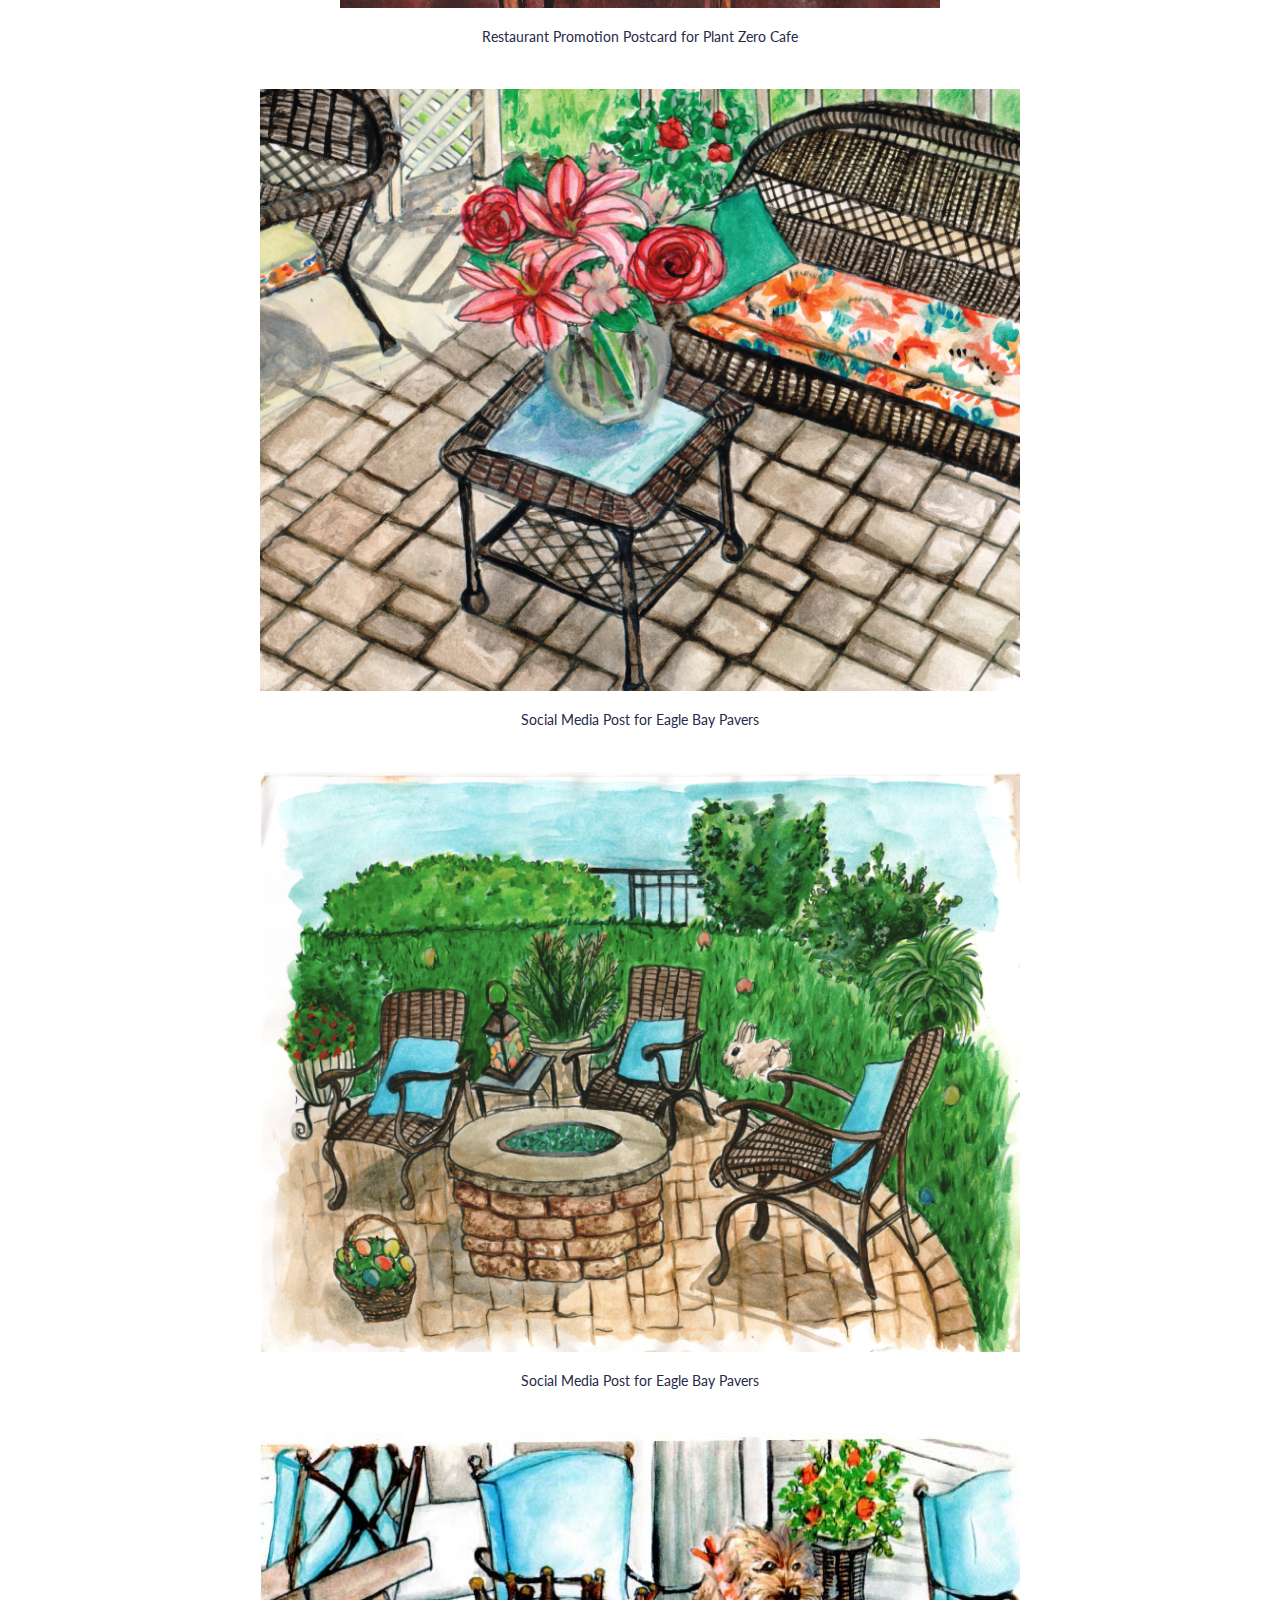
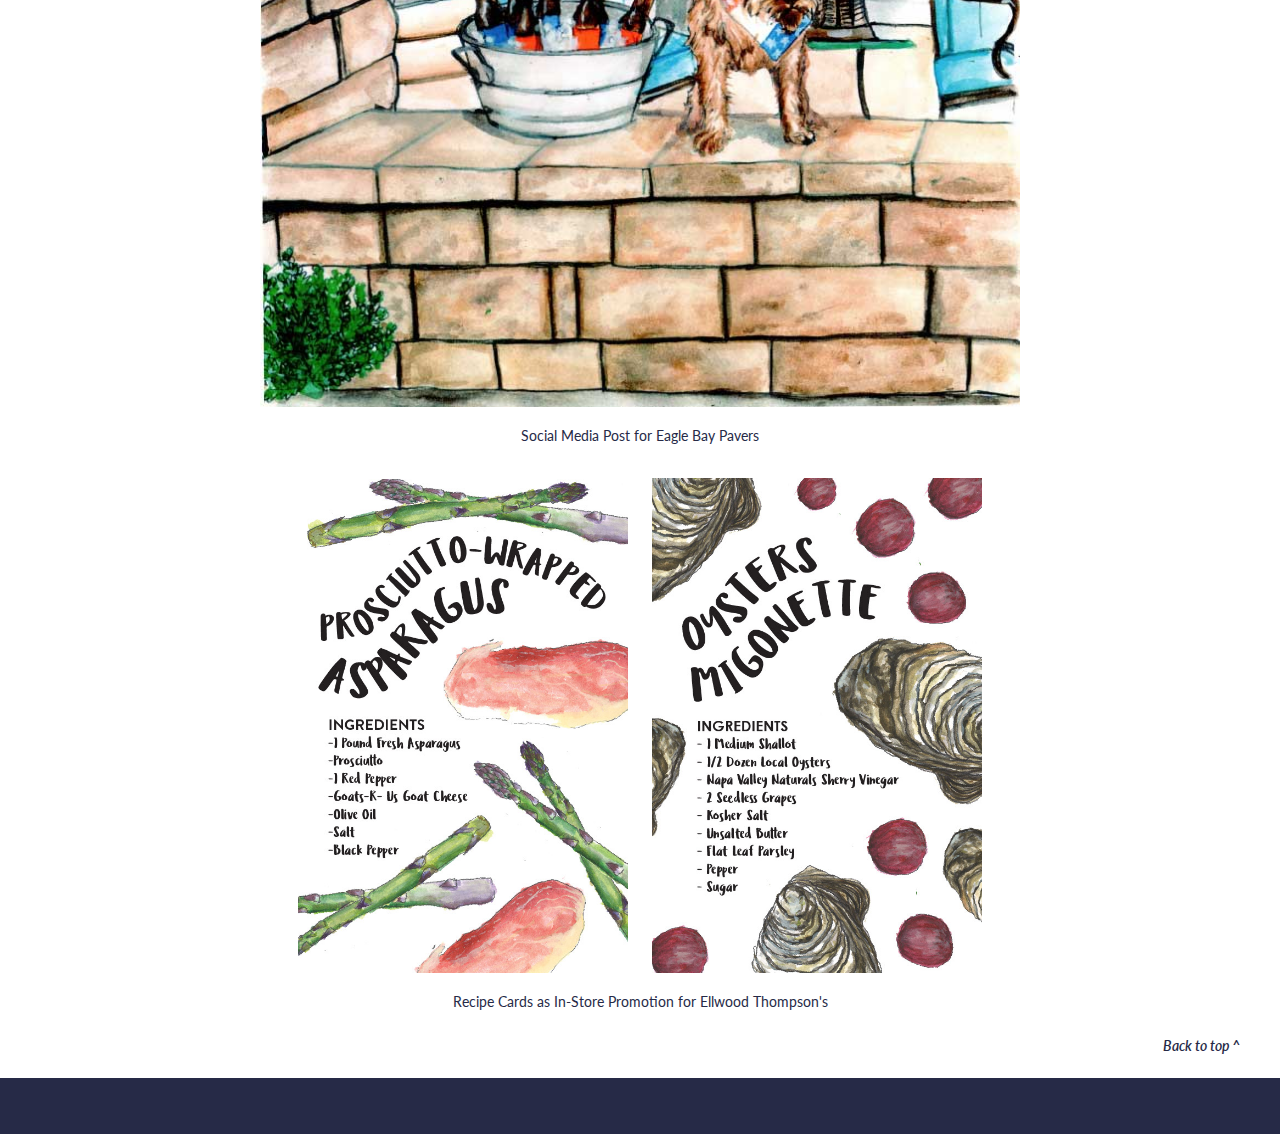
<file: work/project3.html>
<!doctype html>
<html lang="en-us">

<!-- Viewport Meta Tag / Title / style.css -->

<head>
    <!-- Page Metadata -->
    <meta charset="UTF-8">
    <meta name="viewport" content="width=device-width, initial-scale=1">
    <meta name="keywords" content="HTML, CSS, SEO, Graphic, Design, Illustration, Adobe, Digital, Designer, Web Developer, Brand, Watercolor, Wordpress, CMS, Richmond, creative">
    <meta name="description" content='The personal design portfolio for Megan Helwig, a Web Developer/Designer/Illustrator in Richmond, VA'>
    <meta name="robots" content="noindex">
    <meta name="author" content='Megan Helwig'>
    <meta name="title" content ="Graphic and Web Design Portfolio, Commercial Watercolor">
     <!-- Favicon -->
    <link rel="shortcut icon" href="../assets/images/favicon/favicon.ico" type="image/x-icon">
    <link rel="icon" href="../assets/images/favicon/favicon.ico" type="image/x-icon">
    <!-- Home Page-->
    <title>Portfolio | Megan Helwig</title>
    <!-- Internal Stylesheets -->
    <link rel="stylesheet" type="text/css" href="../assets/css/reset.css">
    <link rel="stylesheet" type="text/css" href="../assets/css/project.css">
    <!-- Google Fonts -->
    <link href="https://fonts.googleapis.com/css?family=Lato" rel="stylesheet">
    <link href="https://fonts.googleapis.com/css?family=Montserrat:700|Oswald:300" rel="stylesheet">
    <!-- Font Awesome -->
    <link rel="stylesheet" href="https://use.fontawesome.com/releases/v5.3.1/css/all.css" integrity="sha384-mzrmE5qonljUremFsqc01SB46JvROS7bZs3IO2EmfFsd15uHvIt+Y8vEf7N7fWAU"
        crossorigin="anonymous">
</head>

<body>

    <!-- Header -->
    <header id="masthead">
    <!-- Header that links back to Home Page-->
    <a href="../index.html" id="logo">
        <img alt="logo" src="/assets/images/logo.png">
    </a>
        <!-- Nav Bar w/ Links -->
        <nav class="nav">
            <div class="dropdown">
                <a class="dropbtn">Work</a>
                <div class="dropdown-content">
                    <a class="dropdown-link" href="/work/project1.html">Apparel Design</a>
                    <a class="dropdown-link" href="/work/project2.html">Packaging Design</a>
                    <a class="dropdown-link" href="/work/project3.html">Commercial Watercolor</a>
                    <a class="dropdown-link" href="/work/project4.html">Iconography </a>
                    <a class="dropdown-link" href="/work/project5.html">Hand-drawn Illustration</a>
                    <a class="dropdown-link" href="/work/project6.html">Personal Watercolor</a>
                </div>
            </div>
            <a href="../about.html">About</a>
        </nav>
        </div>
    </header>
    <!--/..Header -->

    <!-- Page Content -->
    <div class="container">
        <div class="leftSide">
            <div id="projects">
                <h1 id="respTitle">Commerical Watercolor</h1>
                <div class="project-tile">
                </div>
                <div class="project-tile">
                    <img id="image1" src="../assets/images/commericalWatercolor/Health-Team-Fair-Register.jpg">
                </div>
            </div>
        </div>

        <div class="rightSide">
            <h1 id="projectTitle">Commerical Watercolor </h1>
            <h3 id="projectRole">Role: Illustrator, Designer, Art Director</h3>
            <p> A variety of commercial design projects featuring watercolor illustrations for clients including Ellwood Thompson's, Plant Zero Cafe and Eagle Bay Pavers.</p>
                <p id="skills">
                    <strong>How I made this: </strong> Abode Illustrator/Photoshop | Micron 0.5 & 0.3 | Sakura Watercolor Brush Pen/Palette</p>
        </div>
        <figure>
            <img id="image2" src="../assets/images/commericalWatercolor/Elby's-Nomination-Instagram.jpg">
            <figcaption><p class="project3caption">Social Media Post for Ellwood Thomposon's</p></figcaption>
        </figure>
        <figure>
            <img id="image3" src="../assets/images/commericalWatercolor/PZPostcard-Front.jpg">
            <figcaption><p class="project3caption">Restaurant Promotion Postcard for Plant Zero Cafe</p></figcaption>
        </figure>
        <figure>
            <img id="image4" src="../assets/images/commericalWatercolor/Mother's-Day-Watercolor.jpg">
            <figcaption><p class="project3caption">Social Media Post for Eagle Bay Pavers</p></figcaption>  
        </figure>
        <figure>
            <img id="image4" src="../assets/images/commericalWatercolor/Watercolor-Scan.png">
            <figcaption><p class="project3caption">Social Media Post for Eagle Bay Pavers</p></figcaption>  
        </figure>
        <figure>
            <img id="image4" src="../assets/images/commericalWatercolor/July4th-Illustration_FINALsm.jpg">
            <figcaption><p class="project3caption">Social Media Post for Eagle Bay Pavers</p></figcaption>  
        </figure>
        <figure>
        <div class="recipeCards">
            <img id="recipeCard" src="../assets/images/commericalWatercolor/Illustrated Recipe Card Layouts-04.jpg">    
            <img id="recipeCard" src="../assets/images/commericalWatercolor/Illustrated Recipe Card Layouts-09.jpg">    
        </div>   
        <figcaption><p>Recipe Cards as In-Store Promotion for Ellwood Thompson's</p></figcaption>  
        </figure>
        <p id="skillsResp">
            <strong>How I made this: </strong> Abode Illustrator/Photoshop | Micron 0.5 & 0.3 | Sakura Watercolor Brush Pen/Palette</p>
        
    </div>

    <!-- Back to top link -->
    <div id="marginRight">
        <a id="backToTop" href="#top">
            <p>Back to top ^</p>
        </a>
    </div>

    <!-- Footer -->
    <footer>
        <div class="contact" id="contact">
            <ul>
                <li class="socialLinks">
                    <a href="https://github.com/helwigmj">
                    <i class="fab fa-github fa-2x"></i>
                </a></li>
                <li class="socialLinks">
                    <a href="https://www.linkedin.com/in/meganhelwig/">
                        <i class="fab fa-linkedin-in fa-2x"></i>
                    </a></li>
                <li class="socialLinks">
                    <a href="https://www.instagram.com/inflammatorykitten">
                        <i class="fab fa-instagram fa-2x"></i>
                    </a></li>
            </ul>
        </div>
    </footer>
    <!--/..Footer -->

</body>
<!-- /..Page Content -->

</html>
</file>
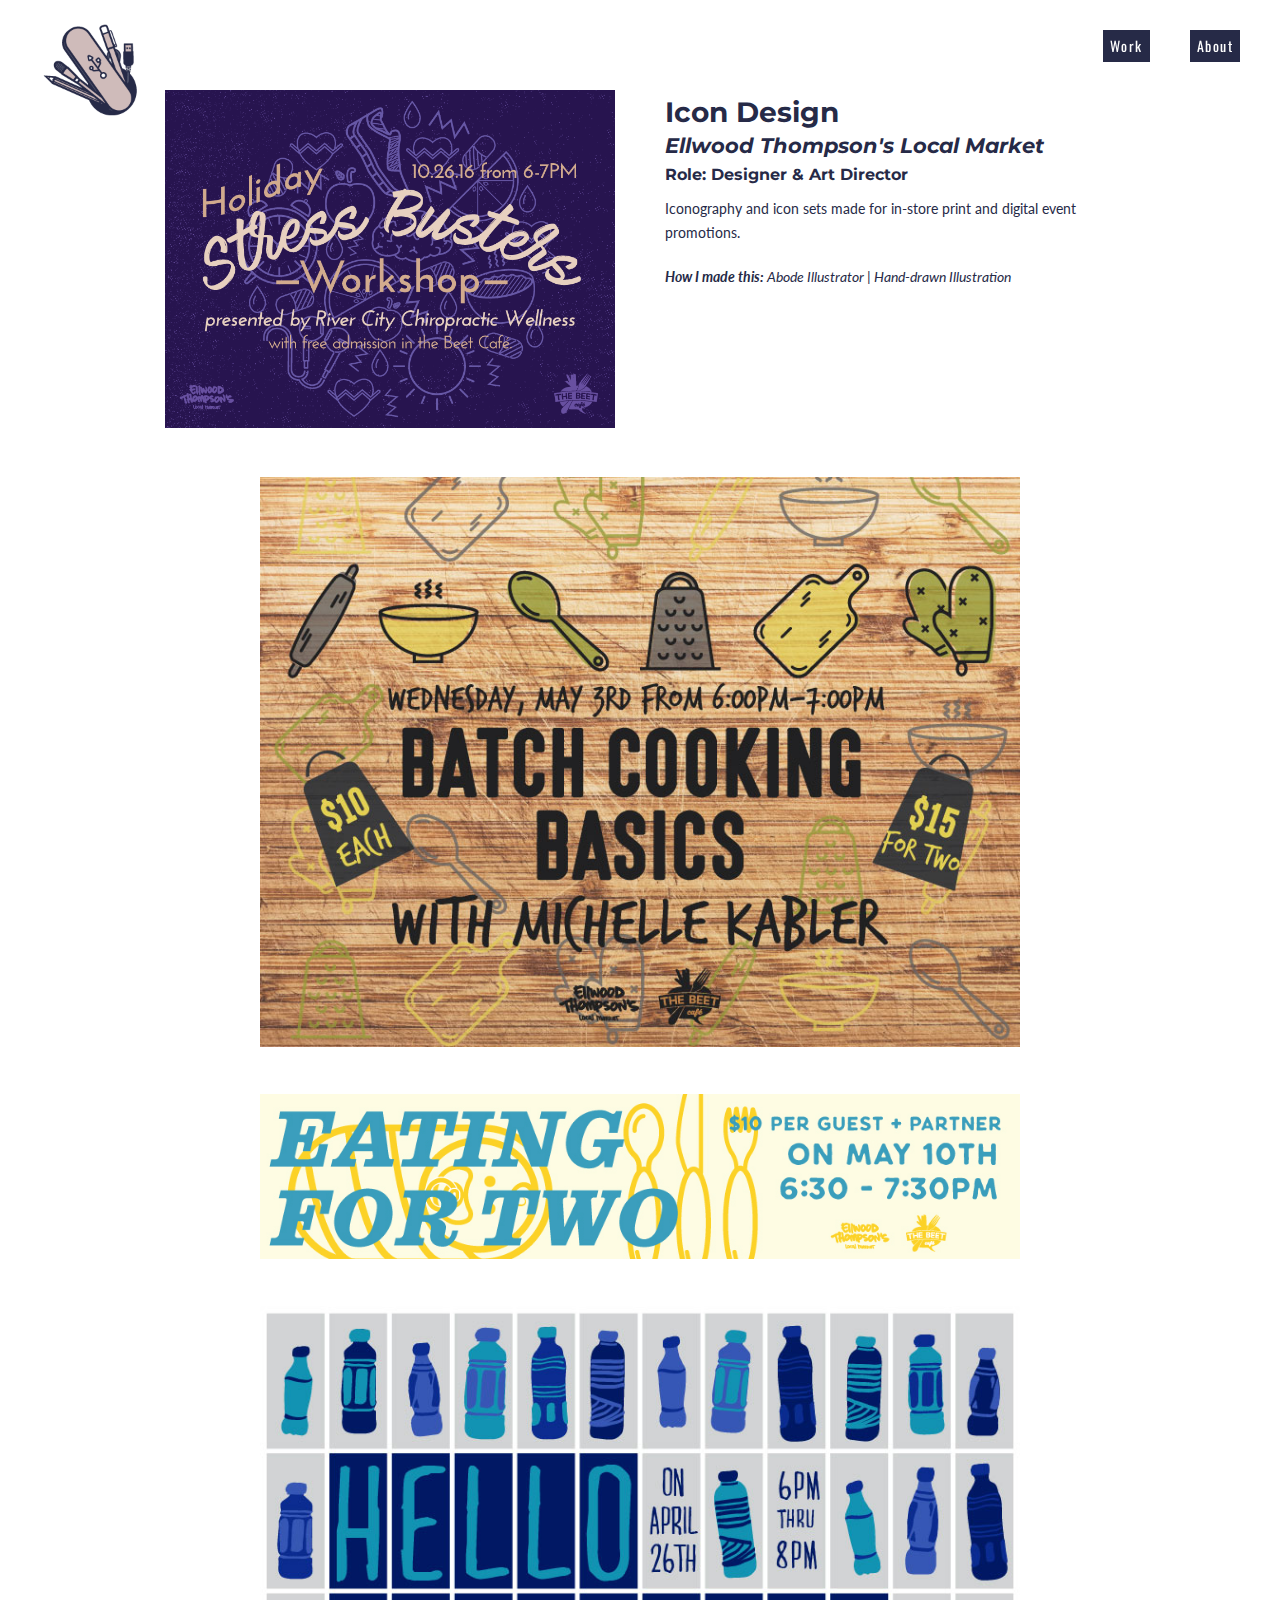
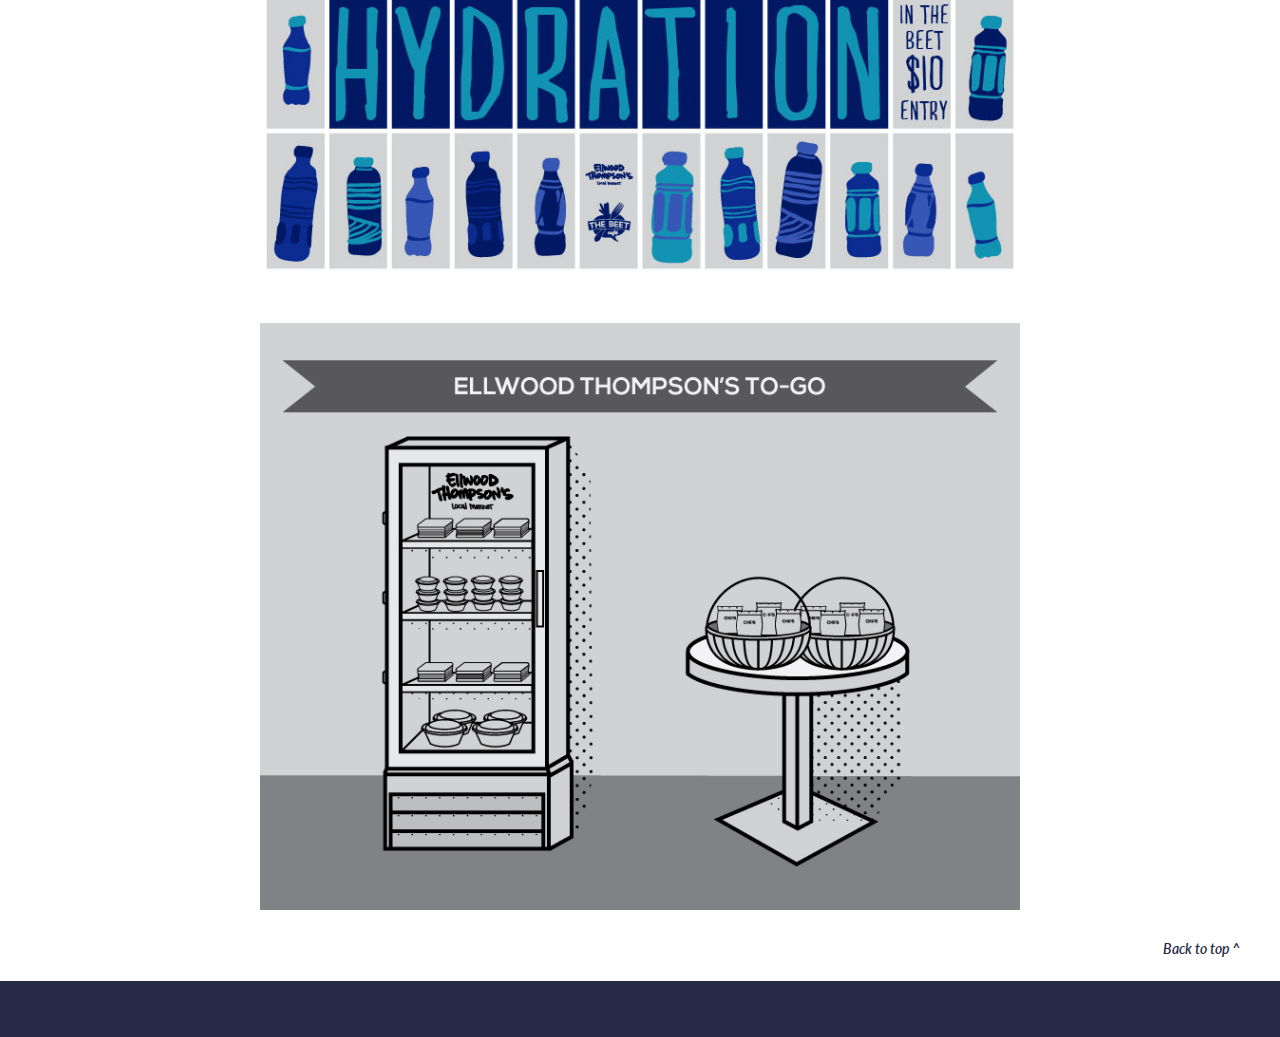
<file: work/project4.html>
<!doctype html>
<html lang="en-us">

<!-- Viewport Meta Tag / Title / style.css -->

<head>
    <!-- Page Metadata -->
    <meta charset="UTF-8">
    <meta name="viewport" content="width=device-width, initial-scale=1">
    <meta name="keywords" content="HTML, CSS, SEO, Graphic, Design, Illustration, Adobe, Digital, Designer, Web Developer, Brand, Watercolor, Wordpress, CMS, Richmond, creative">
    <meta name="description" content='The personal design portfolio for Megan Helwig, a Web Developer/Designer/Illustrator in Richmond, VA'>
    <meta name="robots" content="noindex">
    <meta name="author" content='Megan Helwig'>
    <meta name="title" content ="Graphic and Web Design Portfolio, Icons & Iconography">
     <!-- Favicon -->
    <link rel="shortcut icon" href="../assets/images/favicon/favicon.ico" type="image/x-icon">
    <link rel="icon" href="../assets/images/favicon/favicon.ico" type="image/x-icon">
    <!-- Home Page-->
    <title>Portfolio | Megan Helwig</title>
    <!-- Internal Stylesheets -->
    <link rel="stylesheet" type="text/css" href="../assets/css/reset.css">
    <link rel="stylesheet" type="text/css" href="../assets/css/project.css">
    <!-- Google Fonts -->
    <link href="https://fonts.googleapis.com/css?family=Lato" rel="stylesheet">
    <link href="https://fonts.googleapis.com/css?family=Montserrat:700|Oswald:300" rel="stylesheet">
    <!-- Font Awesome -->
    <link rel="stylesheet" href="https://use.fontawesome.com/releases/v5.3.1/css/all.css" integrity="sha384-mzrmE5qonljUremFsqc01SB46JvROS7bZs3IO2EmfFsd15uHvIt+Y8vEf7N7fWAU"
        crossorigin="anonymous">
</head>

<body>

    <!-- Header -->
    <header id="masthead">
    <!-- Header that links back to Home Page-->
    <a href="../index.html" id="logo">
        <img alt="logo" src="/assets/images/logo.png">
    </a>
        <!-- Nav Bar w/ Links -->
        <nav class="nav">
            <div class="dropdown">
                <a class="dropbtn">Work</a>
                <div class="dropdown-content">
                    <a class="dropdown-link" href="/work/project1.html">Apparel Design</a>
                    <a class="dropdown-link" href="/work/project2.html">Packaging Design</a>
                    <a class="dropdown-link" href="/work/project3.html">Commercial Watercolor</a>
                    <a class="dropdown-link" href="/work/project4.html">Iconography </a>
                    <a class="dropdown-link" href="/work/project5.html">Hand-drawn Illustration</a>
                    <a class="dropdown-link" href="/work/project6.html">Personal Watercolor</a>
                </div>
            </div>
            <a href="../about.html">About</a>
        </nav>
        </div>
    </header>
    <!--/..Header -->

    <!-- Page Content -->
    <div class="container">
        <div class="leftSide">
            <div id="projects">
                <h1 id="respTitle">Icon Design</h1>
                <div class="project-tile">
                </div>
                <div class="project-tile">
                    <img id="image1" src="../assets/images/iconDesign/Holiday-Stress-Busters-Workshop.png">
                </div>
            </div>
        </div>

        <div class="rightSide">
            <h1 id="projectTitle">Icon Design </h1>
            <h2 id="projectBrand">Ellwood Thompson's Local Market</h2>
            <h3 id="projectRole">Role: Designer & Art Director</h3>
            <p> Iconography and icon sets made for in-store print and digital event promotions.
                <p id="skills">
                    <strong>How I made this: </strong> Abode Illustrator | Hand-drawn Illustration</p>
        </div>

        <img id="image2" src="../assets/images/iconDesign/Batch-Cooking-Basics-Register.jpg">
        <img id="image3" src="../assets/images/iconDesign/Eating-for-Two-NPBanner.jpg">
        <img id="image4" src="../assets/images/iconDesign/Hello-Hydration-Register.jpg">
        <img id="image5" src="../assets/images/iconDesign/To-Go-Brewery-Fridge-Table.jpg">
        <p id="skillsResp">
            <strong>How I made this: </strong> Abode Illustrator | Hand-drawn Illustration</p>
    </div>

    <!-- Back to top link -->
    <div id="marginRight">
        <a id="backToTop" href="#top">
            <p>Back to top ^</p>
        </a>
    </div>

    <!-- Footer -->
    <footer>
        <div class="contact" id="contact">
            <ul>
                <li class="socialLinks">
                    <a href="https://github.com/helwigmj">
                    <i class="fab fa-github fa-2x"></i>
                </a></li>
                <li class="socialLinks">
                    <a href="https://www.linkedin.com/in/meganhelwig/">
                        <i class="fab fa-linkedin-in fa-2x"></i>
                    </a></li>
                <li class="socialLinks">
                    <a href="https://www.instagram.com/inflammatorykitten">
                        <i class="fab fa-instagram fa-2x"></i>
                    </a></li>
            </ul>
        </div>
    </footer>
    <!--/..Footer -->

</body>
<!-- /..Page Content -->

</html>
</file>
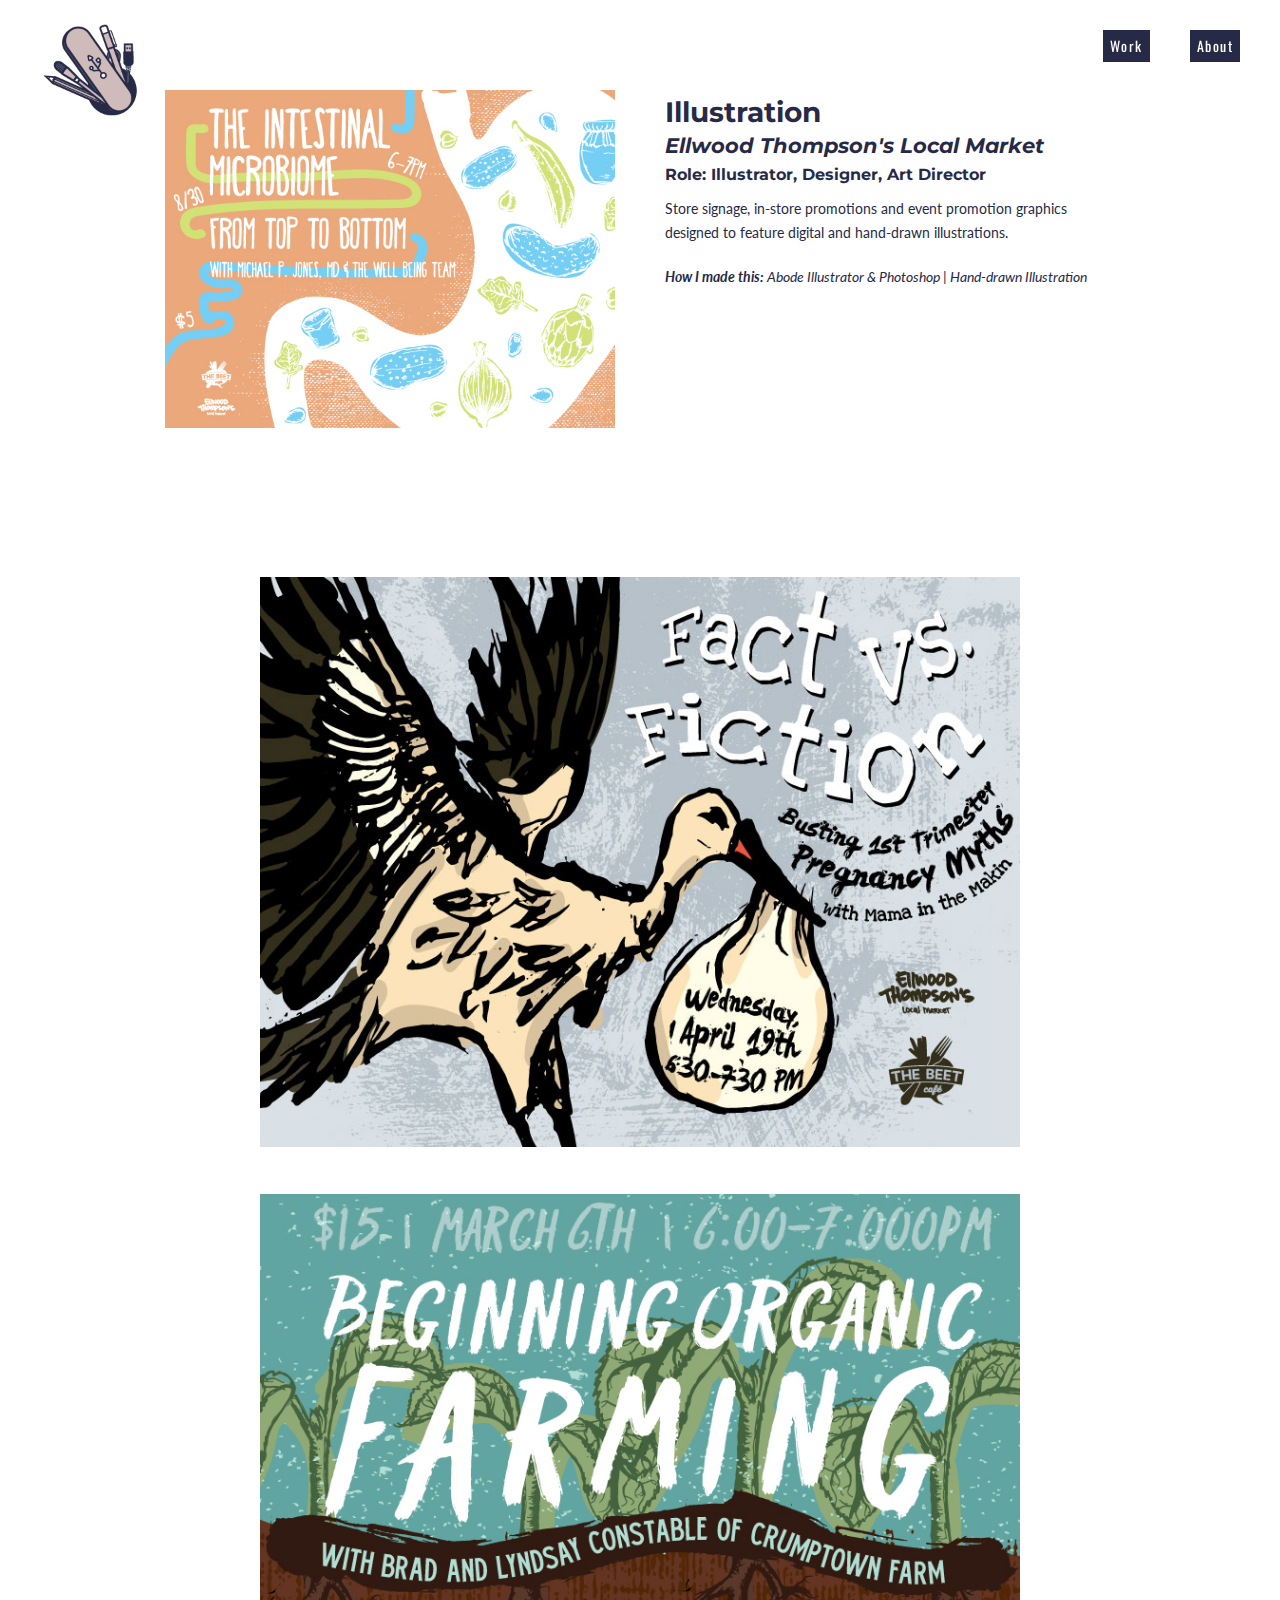
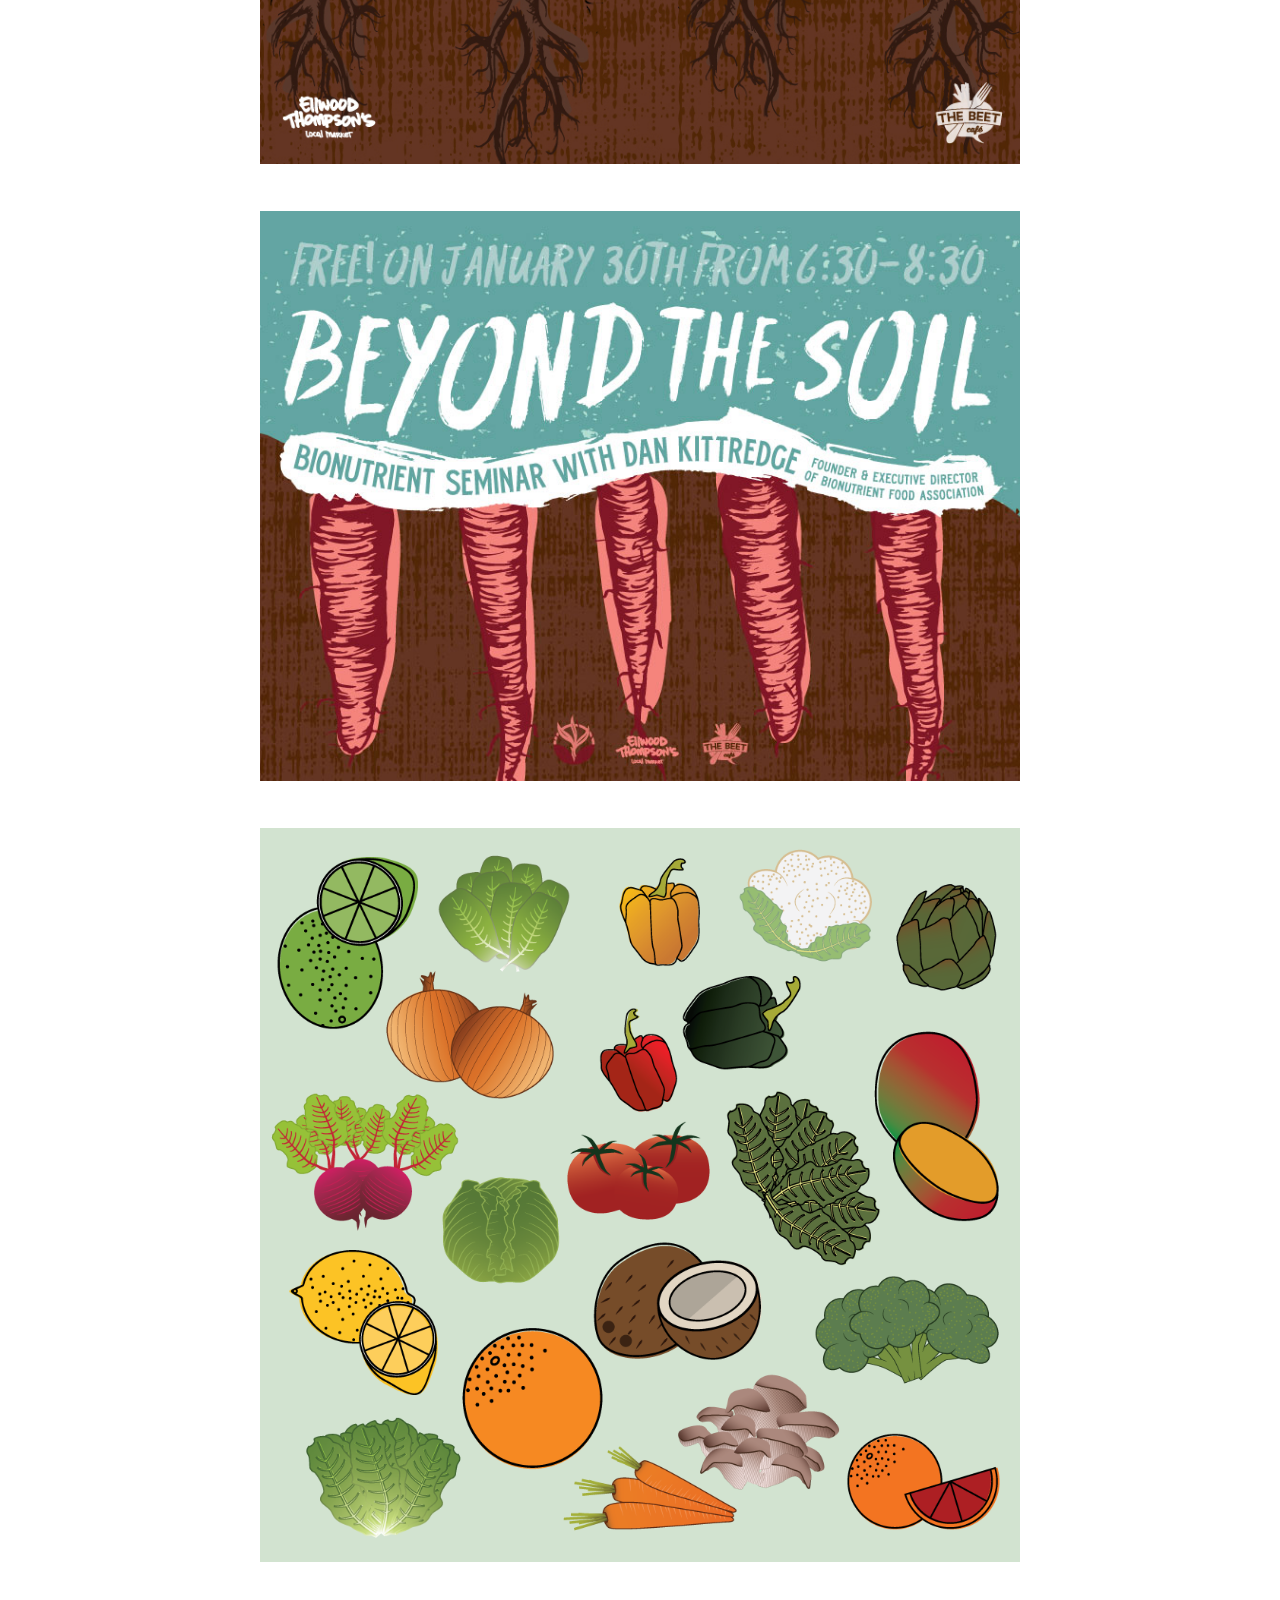
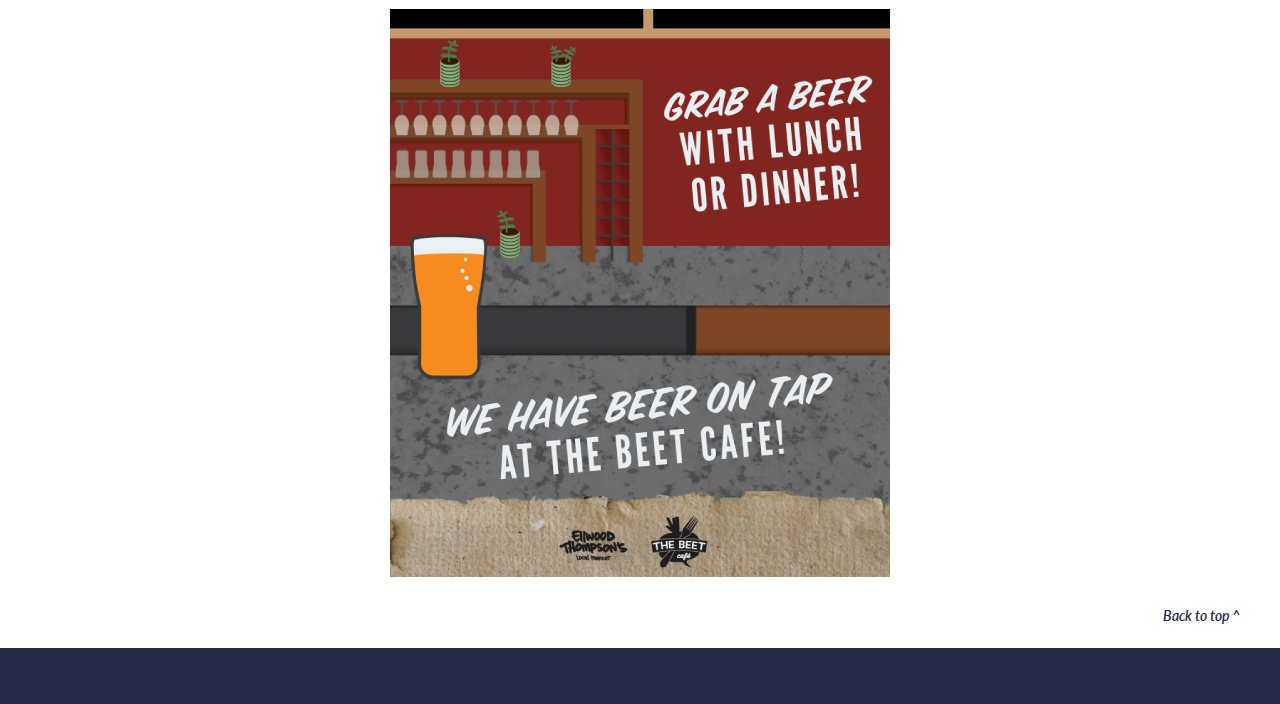
<file: work/project5.html>
<!doctype html>
<html lang="en-us">

<!-- Viewport Meta Tag / Title / style.css -->

<head>
    <!-- Page Metadata -->
    <meta charset="UTF-8">
    <meta name="viewport" content="width=device-width, initial-scale=1">
    <meta name="keywords" content="HTML, CSS, SEO, Graphic, Design, Illustration, Adobe, Digital, Designer, Web Developer, Brand, Watercolor, Wordpress, CMS, Richmond, creative">
    <meta name="description" content='The personal design portfolio for Megan Helwig, a Web Developer/Designer/Illustrator in Richmond, VA'>
    <meta name="robots" content="noindex">
    <meta name="author" content='Megan Helwig'>
    <meta name="title" content ="Graphic and Web Design Portfolio, Hand-drawn Illustration">
     <!-- Favicon -->
    <link rel="shortcut icon" href="../assets/images/favicon/favicon.ico" type="image/x-icon">
    <link rel="icon" href="../assets/images/favicon/favicon.ico" type="image/x-icon">
    <!-- Home Page-->
    <title>Portfolio | Megan Helwig</title>
    <!-- Internal Stylesheets -->
    <link rel="stylesheet" type="text/css" href="../assets/css/reset.css">
    <link rel="stylesheet" type="text/css" href="../assets/css/project.css">
    <!-- Google Fonts -->
    <link href="https://fonts.googleapis.com/css?family=Lato" rel="stylesheet">
    <link href="https://fonts.googleapis.com/css?family=Montserrat:700|Oswald:300" rel="stylesheet">
    <!-- Font Awesome -->
    <link rel="stylesheet" href="https://use.fontawesome.com/releases/v5.3.1/css/all.css" integrity="sha384-mzrmE5qonljUremFsqc01SB46JvROS7bZs3IO2EmfFsd15uHvIt+Y8vEf7N7fWAU"
        crossorigin="anonymous">
</head>

<body>

    <!-- Header -->
    <header id="masthead">
    <!-- Header that links back to Home Page-->
    <a href="../index.html" id="logo">
        <img alt="logo" src="/assets/images/logo.png">
    </a>
        <!-- Nav Bar w/ Links -->
        <nav class="nav">
            <div class="dropdown">
                <a class="dropbtn">Work</a>
                <div class="dropdown-content">
                    <a class="dropdown-link" href="/work/project1.html">Apparel Design</a>
                    <a class="dropdown-link" href="/work/project2.html">Packaging Design</a>
                    <a class="dropdown-link" href="/work/project3.html">Commercial Watercolor</a>
                    <a class="dropdown-link" href="/work/project4.html">Iconography </a>
                    <a class="dropdown-link" href="/work/project5.html">Hand-drawn Illustration</a>
                    <a class="dropdown-link" href="/work/project6.html">Personal Watercolor</a>
                </div>
            </div>
            <a href="../about.html">About</a>
        </nav>
        </div>
    </header>
    <!--/..Header -->

    <!-- Page Content -->
    <div class="container">
        <div class="leftSide">
            <div id="project3">
                <h1 id="respTitle">Illustration</h1>
                <div class="project-tile">
                </div>
                <div class="project-tile">
                    <img id="image1" src="../assets/images/illustration/Illustration-IntestinalMicrobiome.jpg">
                </div>
            </div>
        </div>

        <div class="rightSide">
            <h1 id="projectTitle">Illustration</h1>
            <h2 id="projectBrand">Ellwood Thompson's Local Market</h2>
            <h3 id="projectRole">Role: Illustrator, Designer, Art Director</h3>
            <p> Store signage, in-store promotions and event promotion graphics designed
                to feature digital and hand-drawn illustrations.
                <p id="skills">
                    <strong>How I made this: </strong> Abode Illustrator & Photoshop | Hand-drawn Illustration</p>
        </div>

        <!-- <img id="image2" src="../assets/images/illustration/"> -->
        <img id="image3" src="../assets/images/illustration/Fact-vs.-Fiction-Register.jpg">
        <img id="image4" src="../assets/images/illustration/Beginning-Organic-Farming-Register.jpg">
        <img id="image5" src="../assets/images/illustration/Beyond-the-Soil--A-BioNutrient-Seminar-Register.jpg">
        <img id="image6" src="../assets/images/illustration/Vector-Produce.png">
        <img id="image7" src="../assets/images/illustration/Illustration-BeetCafePromo.jpg">
        <p id="skillsResp">
            <strong>How I made this: </strong> Abode Illustrator | Hand-drawn Illustration</p>
    </div>

    <!-- Back to top link -->
    <div id="marginRight">
        <a id="backToTop" href="#top">
            <p>Back to top ^</p>
        </a>
    </div>

    <!-- Footer -->
    <footer>
        <div class="contact" id="contact">
            <ul>
                <li class="socialLinks">
                    <a href="https://github.com/helwigmj">
                    <i class="fab fa-github fa-2x"></i>
                </a></li>
                <li class="socialLinks">
                    <a href="https://www.linkedin.com/in/meganhelwig/">
                        <i class="fab fa-linkedin-in fa-2x"></i>
                    </a></li>
                <li class="socialLinks">
                    <a href="https://www.instagram.com/inflammatorykitten">
                        <i class="fab fa-instagram fa-2x"></i>
                    </a></li>
            </ul>
        </div>
    </footer>
    <!--/..Footer -->

</body>
<!-- /..Page Content -->

</html>
</file>
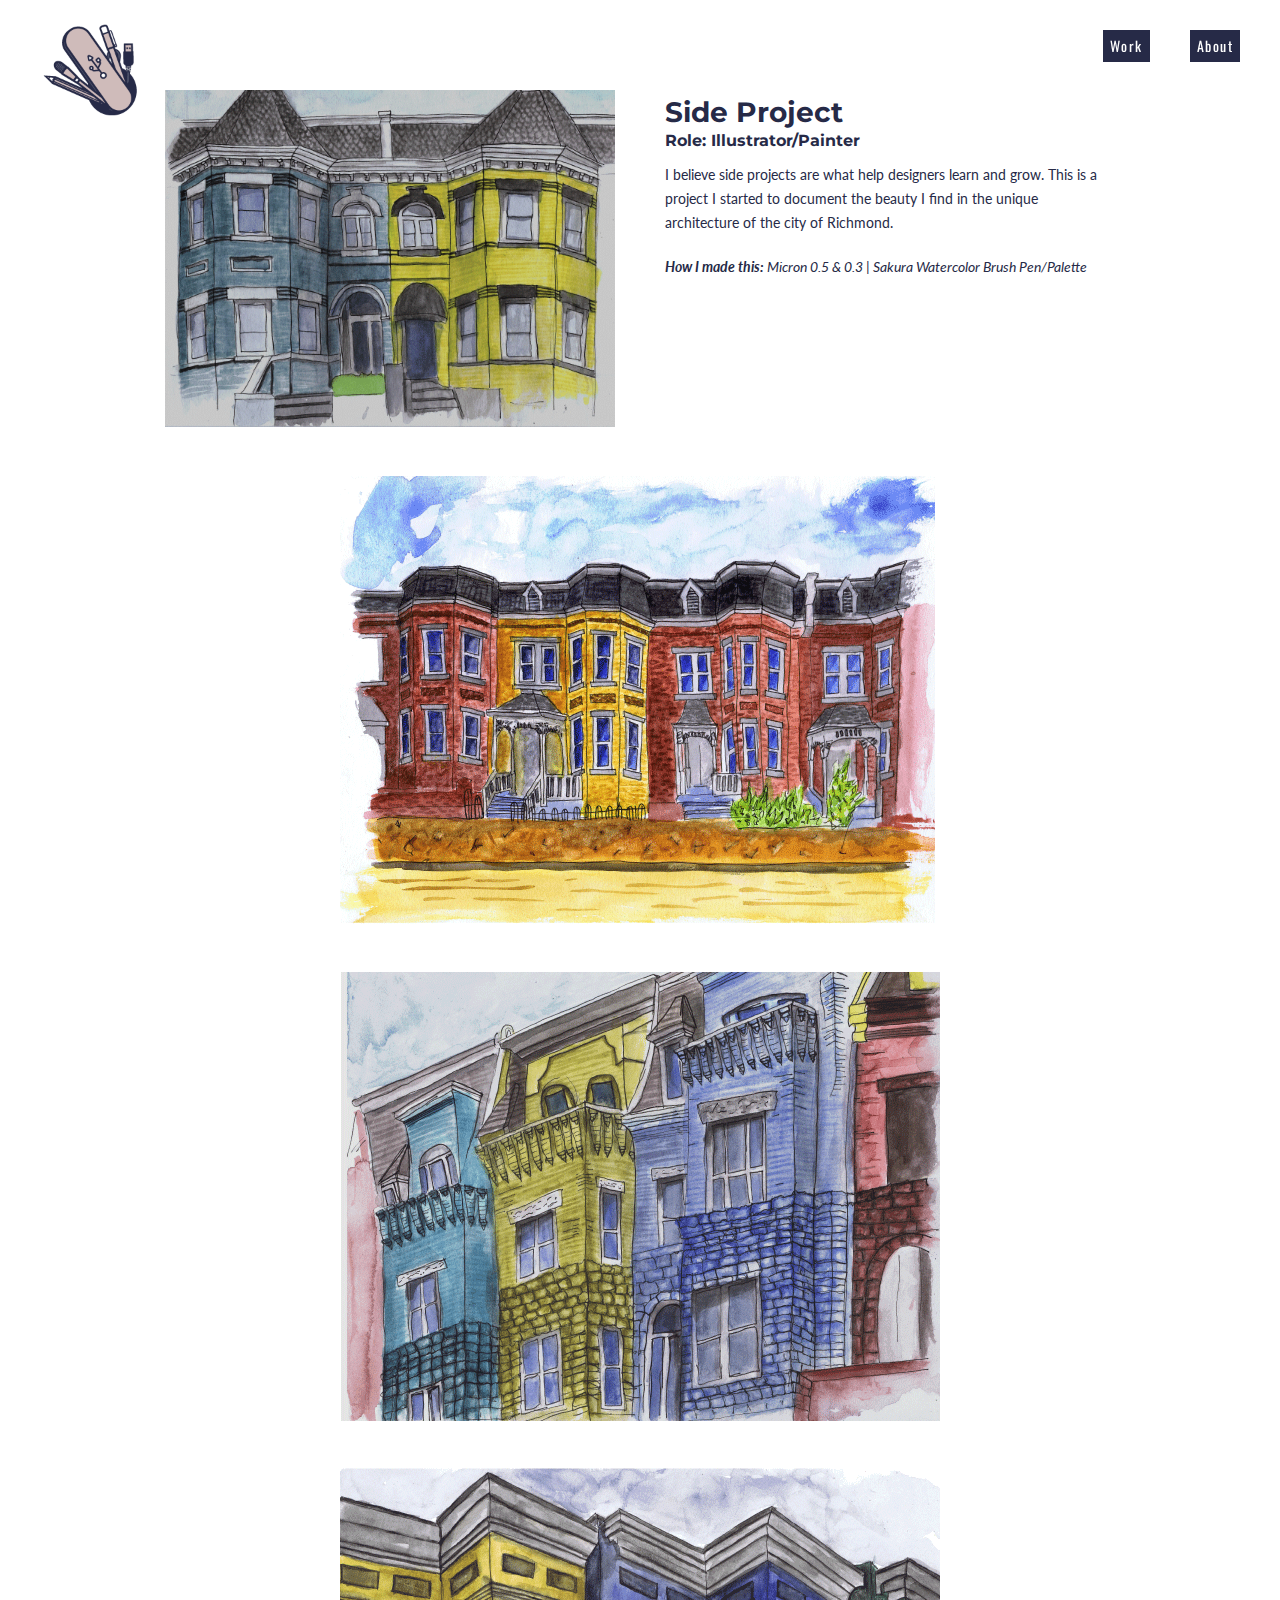
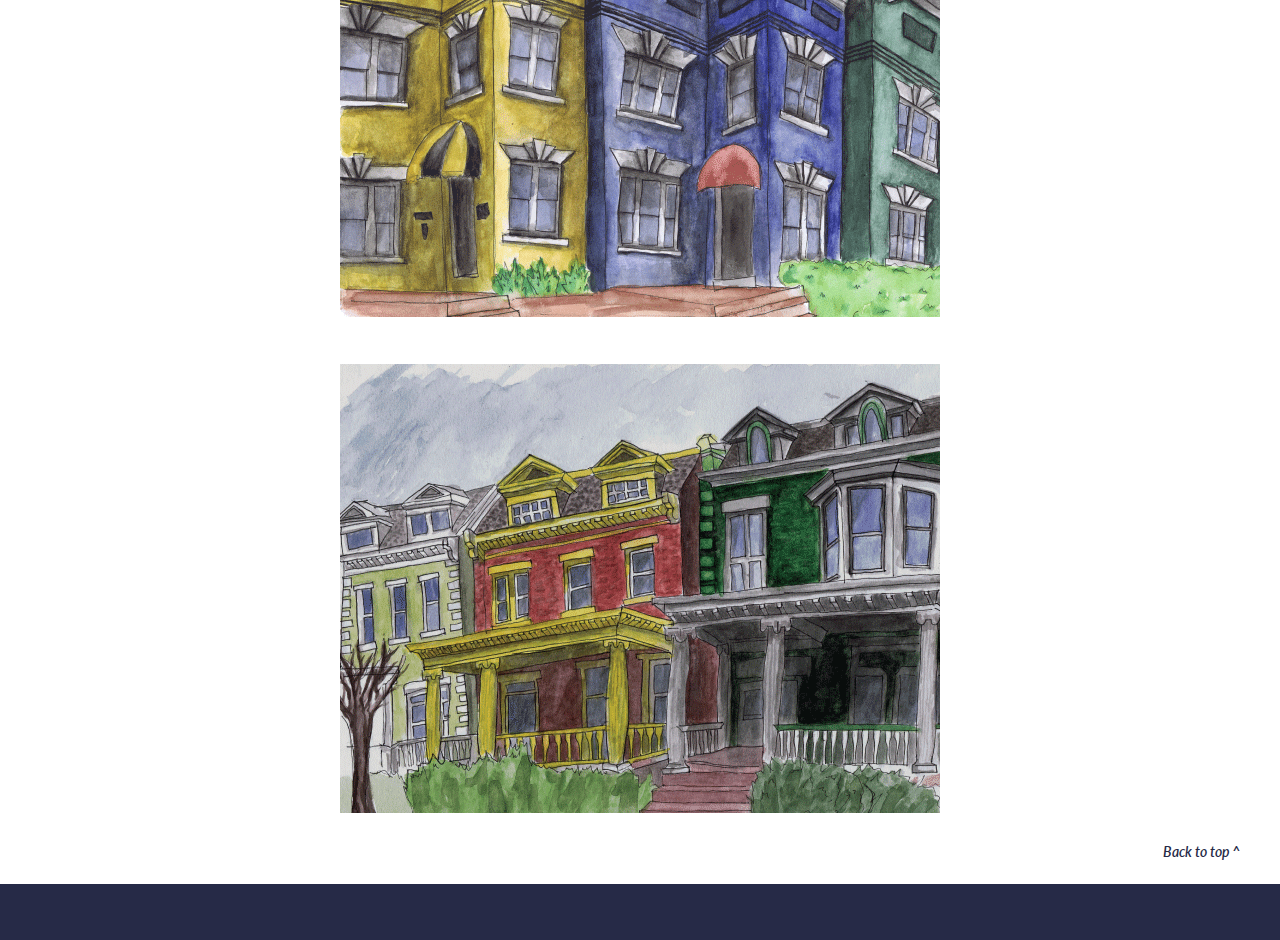
<file: work/project6.html>
<!doctype html>
<html lang="en-us">

<!-- Viewport Meta Tag / Title / style.css -->
<head>
    <!-- Page Metadata -->
    <meta charset="UTF-8">
    <meta name="viewport" content="width=device-width, initial-scale=1">
    <meta name="keywords" content="HTML, CSS, SEO, Graphic, Design, Illustration, Adobe, Digital, Designer, Web Developer, Brand, Watercolor, Wordpress, CMS, Richmond, creative">
    <meta name="description" content='The personal design portfolio for Megan Helwig, a Web Developer/Designer/Illustrator in Richmond, VA'>
    <meta name="robots" content="noindex">
    <meta name="author" content='Megan Helwig'>
    <meta name="title" content="Graphic and Web Design Portfolio, Side Project // Watercolor Illustration">
     <!-- Favicon -->
    <link rel="shortcut icon" href="../assets/images/favicon/favicon.ico" type="image/x-icon">
    <link rel="icon" href="../assets/images/favicon/favicon.ico" type="image/x-icon">
    <!-- Home Page-->
    <title>Web & Graphic Design Portfolio</title>
    <!-- Internal Stylesheets -->
    <link rel="stylesheet" type="text/css" href="../assets/css/reset.css">
    <link rel="stylesheet" type="text/css" href="../assets/css/project.css">
    <!-- Google Fonts -->
    <link href="https://fonts.googleapis.com/css?family=Lato" rel="stylesheet">
    <link href="https://fonts.googleapis.com/css?family=Montserrat:700|Oswald:300" rel="stylesheet">
    <!-- Font Awesome -->
    <link rel="stylesheet" href="https://use.fontawesome.com/releases/v5.3.1/css/all.css" integrity="sha384-mzrmE5qonljUremFsqc01SB46JvROS7bZs3IO2EmfFsd15uHvIt+Y8vEf7N7fWAU" crossorigin="anonymous">  
</head>

<body>

    <!-- Header -->
    <header id="masthead">
    <!-- Header that links back to Home Page-->
    <a href="../index.html" id="logo">
        <img alt="logo" src="/assets/images/logo.png">
    </a>
        <!-- Nav Bar w/ Links -->
        <nav class="nav">
            <div class="dropdown">
                <a class="dropbtn">Work</a>
                <div class="dropdown-content">
                    <a class="dropdown-link" href="/work/project1.html">Apparel Design</a>
                    <a class="dropdown-link" href="/work/project2.html">Packaging Design</a>
                    <a class="dropdown-link" href="/work/project3.html">Commercial Watercolor</a>
                    <a class="dropdown-link" href="/work/project4.html">Iconography </a>
                    <a class="dropdown-link" href="/work/project5.html">Hand-drawn Illustration</a>
                    <a class="dropdown-link" href="/work/project6.html">Personal Watercolor</a>
                </div>
            </div>
            <a href="../about.html">About</a>
        </nav>
        </div>
    </header>
    <!--/..Header -->

    <!-- Page Content -->
    <div class="container">
        <div class="leftSide">
            <div id="projects">
                <h1 id="respTitle">Project/Client </h1>
                <div class="project-tile">
                </div>
                <div class="project-tile">
                    <img id="image1" src="../assets/images/watercolorHouses/watercolorhouse4-600px.png">
                </div>
            </div>
        </div>

        <div class="rightSide">
            <h1 id="projectTitle">Side Project</h1>
            <h3 id="projectRole">Role: Illustrator/Painter</h3>
            <p> I believe side projects are what help designers learn and grow. 
                This is a project I started to document the beauty I find in the unique
                architecture of the city of Richmond. 
                <p id="skills">
                    <strong>How I made this: </strong> Micron 0.5 & 0.3 | Sakura Watercolor Brush Pen/Palette</p>
        </div>

        <img id="image2" src="../assets/images/watercolorHouses/watercolorhouse1-600px.png">
        <img id="image3" src="../assets/images/watercolorHouses/watercolorhouse3-600px.png">
        <img id="image4" src="../assets/images/watercolorHouses/watercolorhouse2-600px.png">
        <img id="image5" src="../assets/images/watercolorHouses/watercolorhouse5-600px.png">
        <p id="skillsResp">
            <strong>How I made this: </strong> Abode Illustrator | Hand-drawn Illustration</p>
    </div>

    <!-- Back to top link -->
    <div id="marginRight">
        <a id="backToTop" href="#top">
            <p>Back to top ^</p>
        </a>
    </div>

    <!-- Footer -->
    <footer>
        <div class="contact" id="contact">
            <ul>
                <li class="socialLinks">
                    <a href="https://github.com/helwigmj">
                    <i class="fab fa-github fa-2x"></i>
                </a></li>
                <li class="socialLinks">
                    <a href="https://www.linkedin.com/in/meganhelwig/">
                        <i class="fab fa-linkedin-in fa-2x"></i>
                    </a></li>
                <li class="socialLinks">
                    <a href="https://www.instagram.com/inflammatorykitten">
                        <i class="fab fa-instagram fa-2x"></i>
                    </a></li>
            </ul>
        </div>
    </footer>
    <!--/..Footer -->

</body>
<!-- /..Page Content -->

</html>
</file>
<file: assets/css/index.css>
body {
    font-family: Lato, sans-serif;
    line-height: 24px;
    color: #262A47
}

* {
    box-sizing: border-box
}

html {
    scroll-behavior: smooth
}

.container {
    width: 100%;
    max-width: 1100px;
    margin: 0 auto;
    text-align: center;
    clear: both
}

h2,
h3,
p {
    margin-bottom: 20px;
    margin-top: 5px
}

h1,
h2,
h3 {
    font-family: Montserrat, sans-serif;
    color: #262A47;
    line-height: 35px
}

footer h3 {
    font-family: Montserrat, sans-serif;
    padding-bottom: 20px;
    margin-bottom: 15px;
    line-height: 22px;
    border-bottom: 2px solid #eee
}

h2.work-header {
    text-transform: uppercase;
    font-size: 30px;
    text-align: left;
}

img {
    max-width: 100%
}

x.homepage-image {
    height: auto;
    width: 70%;
    margin: auto;
    padding-top: 50px;
    padding-bottom: 50px
}


/* navigation */
#masthead {
    position: fixed;
    z-index: 99;
    width: 100%;
    height: 75px;
    margin: 0 0 30px;
    color: #262A47
}

#logo {
    float: left;
    width: 100px;
    height: auto;
    margin-left: 40px;
    margin-top: 20px
}

nav {
    float: right;
    margin-top: 40px;
    margin-right: 40px;
    font-size: 14px;
    line-height: 18px;
    letter-spacing: .1em
}

nav a {
    display: inline-block;
    margin-left: 15px;
    font-family: Oswald, sans-serif;
    color: white;
    background-color: rgba(38, 42, 71);
    padding: 7px;
    text-decoration: none
}

nav a:first-child {
    font-size: 14px;
    font-family: Oswald, sans-serif
}

nav a:hover {
    color: #CFBBBA !important
}

.dropdown {
    display: inline-block;
    font-size: 14px;
    font-family: Oswald, sans-serif;
    padding-left: 0px !important;
    margin-left: 15px !important;
    margin-right: 20px !important;
    color: white !important
}

.dropdown-content {
    display: none;
    position: absolute;
    background-color: #262A47;
    color: white !important;
    font-family: Oswald, sans-serif;
    min-width: 100px;
    box-shadow: 0 8px 16px 0 rgba(0, 0, 0, .2);
    padding: 12px 10px;
    margin-right: 15px;
    z-index: 1
}

.dropdown:hover .dropdown-content {
    display: grid
}

.dropdown-link {
    border: none !important;
    font-family: Oswald, sans-serif;
    line-height: 22px;
    font-weight: 100px;
    color: white !important
}

/* project tiles */
br {
    display: none
}

figure {
    display: inline-block
}

#projects {
    text-align: center;
    width: 100%;
    margin: 0 auto;
    padding: 10px;
}

.project-tile {
    height: 300px;
    width: 250px;
    background-color: gray;
    margin: 75px 40px 0;
    display: inline-block;
    box-shadow: 20px 15px lightgray
}

.project-tile:hover {
    opacity: .5;
    filter: alpha(opacity=100);
    box-shadow: 0 0;
    transition: ease
}

figcaption {
    text-align: center;
    padding-top: 5px;
    font-size: 13px;
    font-style: oblique;
    word-wrap: break-word;
    margin: 0 auto
}

/* footer */
footer {
    padding: 1px;
    display: block;
    width: 100%;
    clear: both;
    font-size: 14px;
    text-align: center;
    background: #262A47
}

.socialLinks {
    display: inline-block
}

.socialLinks a {
    color: #CFBBBA;
    text-transform: uppercase;
    text-decoration: none;
    margin: 0 auto;
    letter-spacing: .15em;
    display: inline-block;
    padding: 5px 10px;
    position: relative
}

i.fab:hover {
    color: white
}

li {
    display: table-cell;
    position: relative;
    padding: 15px 0
}

#backToTop {
    text-align: right;
    font-size: 14px;
    font-style: oblique;
    font-weight: 600;
    text-decoration: none;
    color: #262A47
}

#marginRight {
    margin-right: 40px
}

@media screen and (max-width:1900) {
    .homepage-image {
        text-align: center;
    }
    .homepage-image > img {
        width: 75%;
    }    
}

/* reponsive large screen */
@media screen and (max-width:1200px) {
    span.wrap {
        white-space: nowrap
    }

    .homepage-image {
        height: auto;
        width: 90%;
        margin: auto;
        padding: 70px 0 50px;
    }

    h2.work-header {
        text-transform: uppercase;
        font-size: 24px;
        text-align: left;
        margin: 0 60px;
    }

    hr {
        margin: 5px 60px;
    }
}

/* responsive tablet */
@media screen and (max-width:748px) {
    .homepage-image, h2.work-header, hr {
        display: none;
    }

    #project1 {
        margin: 150px 0 0 0;
    }
}

@media screen and (max-width:520px) {
    #hide {
        display: none
    }

    br {
        display: inline
    }

    h1 {
        margin-top: 50px
    }

    #projects {
        padding: 0
    }
}

/* responsive large phone */
@media only screen and (max-width:475px) {
    #logo {
        margin-left: 5px;
        margin-top: 5px
    }

    nav a {
        margin-left: 0
    }

    nav {
        margin-right: 20px
    }

    li {
        padding: 2px
    }

    .socialLinks a {
        padding: 0
    }

    h1 {
        margin-top: 25px
    }
}

/* responsive small phone */
@media screen and (max-width:328px) {
    br {
        display: none
    }
}
</file>
<file: assets/css/about.css>
/* General Styling */
 body {
    font-family: Lato, sans-serif;
    line-height: 22px; 
    color: #262A47;
 }
    
 * {
    box-sizing: border-box;
 }

 .container {
    width: 100%;
    margin: 0 auto;
 } 

 html {
    scroll-behavior: smooth;
 }
   
 /* Font Styling */
 p {
    margin-bottom: 20px;
    font-size: 14px;
 }

 h1,
 h2,
 h3 {
    font-family: Montserrat, sans-serif;
    color: #262A47;
 }
    
 footer h3 {
    font-family: Montserrat, sans-serif;
    padding-bottom: 20px;
    margin-bottom: 15px;
    line-height: 22px;
    border-bottom: 2px solid #eee;
 }
  
 /* Image Styling */
 img {
    max-width: 100%;
 }
    
 /* Header/Logo Styling */
 #masthead {
    position: fixed;
    z-index: 99;
    width: 100%;
    height: 75px;
    margin: 0 0 30px;
    color: #262A47;
 }
    
 #homeLink {
    float: left;
    margin-left: 40px;
    margin-top: 40px;
    /* display: inline-block; */
    font-family: Oswald, sans-serif;
    letter-spacing: .1em;
    font-size: 14px;
    color: white;
    background-color: rgba(38, 42, 71);
    padding: 7px;
    text-decoration: none;
 }
  
 /* Nav Bar w/ Dropdown */
 nav {
    float: right;
    margin-top: 40px;
    margin-right: 40px;
    line-height: 18px;
    letter-spacing: .1em;
    font-size: 14px;
 }
    
 nav a {
    display: inline-block;
    margin-left: 15px;
    font-family: Oswald, sans-serif;
    color: white;
    background-color: rgba(38, 42, 71);
    padding: 7px;
    text-decoration: none;
 }
    
 nav a:first-child {
    font-size: 14px;
    font-family: Oswald, sans-serif;
 }
  
 /* Nav links on hover styling */
 nav a:hover {
    color:  #CFBBBA !important;
 }
  
 /*Dropdown Styling */
 .dropdown {
    display: inline-block;
    font-size: 14px;
    font-family: Oswald, sans-serif;
    padding-left: 0px !important;
    margin-left: 15px !important;
    margin-right: 20px !important;
    color: white !important;
 }
    
 .dropdown-content {
    display: none;
    position: absolute;
    background-color: #262A47;
    color: white !important;
    font-family: Oswald, sans-serif;
    min-width: 100px;
    box-shadow: 0px 8px 16px 0px rgba(0,0,0,0.2);
    padding: 12px 10px;
    z-index: 1;
    margin-right: 15px;
 }
    
 .dropdown:hover .dropdown-content {
    display: grid;
 }
    
 .dropdown-link {
    border: none !important;
    font-family: Oswald, sans-serif;
    line-height: 22px;
    color: white !important;
 }


 /* About Me- Body*/
 .mainSection {
    padding-top: 75px;
    max-width: 1100px;
    margin: 0 auto;
    display: block !important;
 }

 #projects {
    margin-bottom: 75px;
    margin-top: 50px;
 }
  
 .project-tile {
    height: 400px;
    width: 350px;
    background-color: gray;
    margin: 0 30px 40px;
 }
  
 /*Left side of layout- About Me Image */
 .leftSide {
    width: 40%;
    float: left;
    margin-left: 75px;
 }
  #aboutMe {
      width: 90%;
      margin-right: 20px;
      /* height: 100%; */
  }

 /* Right Side of Layout- About Me Pargraph */  
 .rightSide {
    width: 45%;
    float: left;
    margin: 25px 20px;
    padding-top: 20px;
    font-size: 14px !important;
 }

 #aboutMePara {
    margin-top: 15px;
    font-size: 14px;
 }

 #space {
    margin-top: -10px;
    margin-bottom: 10px;
 }

 a:link {
    text-decoration: none;
    color: #262A47;
 }

 a:hover {
    color: #CFBBBA;
 }

 /* CV Styling */
 .cv {
    display: flex;
    margin: 0 auto; 
    max-width: 850px;
    margin-top: 50px;
    margin-bottom: 50px;
 }

 .cv:after {
    content: "";
    display: table;
    clear: both; 
 }

 /* Horizontal Seperator Line */
 .line {
    width: 80%;
    top: 50%;
    text-align: center;
    color: #CFBBBA;
 }


 /* Resume Left */
 .resumeCateg {
    margin-bottom: 20px;
 }

 #resumeLeft {
    margin-right: 100px;
 }

 #noBotMargin {
    margin-bottom: 0px !important;
 }

 #leftAlign {
    text-align: left !important;
    margin-bottom: 5px !important;
    white-space: normal;
 }

 /* Bullet Points for Experience */
 ul.b {
    list-style-type: disc;
    padding: 0 !important;
    margin: 0 !important;
    white-space: normal
 }

 .b li {
    list-style-type: disc;
    display:list-item;
    text-align: left;
    margin-left: 25px;
    padding: 0 !important;
    font-size: 14px;
    white-space: normal
 }

 ul.b  {
    word-wrap: break-word;
 }

 li {
    word-wrap: break-word;
 }

 /* Styling for Company Name */
 a.oblique {
    color: #262A47;
    font-style: oblique;
 }

 a.oblique:hover {
    color: #CFBBBA;
 } 

 .dateHidden {
    display: none;
 }

 /* Resume Right */
 .resumeDate {
    font-style: oblique;
    font-size: 14px;
    flex: 50%;
    width: 150px;
    text-align: right;
 }

 /* Spacing for date span- left column of resume */
 #date1 {
    margin-top: 45px;
 }

 #date2 {
    margin-top: 90px;
 }

 #date3 {
    margin-top: 95px;
 }

#date4 {
   margin-top: 140px;
}

#date5 {
   margin-top: 150px;
}

#date6 {
   margin-top: 218px;
}



 /* Back to top link */
 #backToTop {
    text-align: right;
    font-size: 14px;
    font-style: oblique;
    font-weight: 600;
    text-decoration: none;
    color: #262A47;
 }
  
 #marginRight {
    margin-right: 40px;
 }

 /* Footer & Social Links */
 footer {
    padding: 1px;
    display: block;
    width: 100%;
    clear: both;
    font-size: 14px;
    text-align: center;
    background:#262A47;
 }

 .footer {
    width: 100%;
    min-height: 50px;
 }
  
 /* Social Media Link Styling */
 .socialLinks {
    display: inline-block;
 }
  
 .socialLinks a {
    color: #CFBBBA;
    text-transform: uppercase;
    text-decoration: none;
    margin: 0 auto;
    letter-spacing: 0.15em;
    display: inline-block;
    padding: 5px 10px;
 }

 i.fab:hover {
    color: white;
  }
  
  
 /* Social Media Link Layout Styling- centered/spaced */
 ul { 
    margin: 20px auto 0; 
    padding: 0; 
    list-style: none; 
    display: table;
    max-width: 600px;
    text-align: center;
 }
  
 li { 
    display: table-cell; 
    position: relative; 
 }

  
   
 /*Mobile Responsiveness*/

 /* Max-Width 960px */
 @media only screen and (max-width: 960px) { 
    /* About Me Image/ Paragraph */
    #projects {
        margin-bottom: 20px;
        float: none;
    }
    .leftSide {
        width: 100%;
        margin: 0 auto;
        float: none;
        text-align: center;
    }
    .project-tile {
        margin: 0 auto;
        clear: both;
        float: none;
        text-align: center;
    }

    .rightSide {
        width: 100%;
        max-width: 600px;
        margin: 0 auto;
        float: none;
        text-align: center;
        word-wrap: break-word;
        padding-top: 0;
    }    

    .dateHidden {
        display: block !important;
        font-weight: 300;
        font-size: 13px;
        color: gray;
        margin-bottom: 0;
    }

    /* CV Styling */
    #resumeLeft {
        margin: 0 auto;
    }

    .cv {
        display: block !important;
        margin: 0 auto;
        max-width: 600px;
        padding-top: 40px;
    }

    .column {
        flex: unset !important;
    }

    .resumeDate {
        display: none;
    }

    ul {
       width: unset !important;
    }
    #aboutMe {
        max-width: 350px;
        margin-right: 0px !important;
    }
 }
  
 /* Media Query- 768px or Less */
 @media only screen and (max-width: 650px) {
    .rightSide {
        margin: 0 auto;
        padding: 10px;
    }

    .cv {
        word-wrap: break-word;
        margin: 0 auto;
    }

    #resumeLeft {
        margin: 0 auto;
        word-wrap: break-word;
        padding: 10px;
    }

    #resumeRight {
        display: none;
    }

    .project-tile {
        width: 300px;
        height: 350px;
    }

    #homepageLink {
        margin-left: 20px;
    }
    #aboutMe {
        max-width: 300px;
        margin-right: 0px !important;
    }
 }

 /* Media Query 450px or Less */
 @media only screen and (max-width: 450px) {
    #resumeLeft .column {
        max-width: 400px;
        word-wrap: break-word;
        padding: 10px;
    }

    .cv {
        margin: 0 20px 20px 20px;
    }

    .rightSide {
        margin: 0 auto;
        padding: 10px;
    }

    #logo {
        margin-left: 5px;
        margin-top: 5px;
    }

    nav {
        margin-right: 15px;
        margin-top: 35px;
    }

    #about {
        display: none;
    }

    .project-tile {
        margin: 0 auto;
        width: 200px;
        height: 250px;
    }
    #homeLink {
        margin-left: 15px !important;
        margin-top: 35px !important;
    }
}
</file>
<file: assets/css/project.css>
body {
  font-family: Lato, sans-serif;
  font-size: 14px;
  line-height: 24px;
  color: #262a47;
}

* {
  box-sizing: border-box;
}

html {
  scroll-behavior: smooth;
}

img {
  max-width: 100%;
  min-height: 100px !important;
}

/* General Styling */
.container {
  width: 100%;
  max-width: 1000px;
  margin: 0 auto;
  text-align: center;
}

/* Font Styling */
p {
  margin-bottom: 20px;
}

/* Font family/color */
h1,
h2,
h3 {
  font-family: Montserrat, sans-serif;
  color: #262a47;
}

h3 {
  font-size: 18px;
}

footer h3 {
  font-family: Montserrat, sans-serif;
  padding-bottom: 20px;
  margin-bottom: 15px;
  line-height: 22px;
  border-bottom: 2px solid #eee;
}

/* header */
#masthead {
  position: fixed;
  z-index: 99;
  width: 100%;
  height: 75px !important;
  margin: 0 0 30px;
  color: #262a47;
  /*  background-color: rgba(255, 255, 255, 0.5);
    box-shadow: 0px 8px 16px 0px rgba(0,0,0,0.2); */
}

#logo {
  float: left;
  width: 100px !important;
  height: auto;
  margin-left: 40px;
  margin-top: 20px;
}

/* Navigation w/ Dropdown */
nav {
  float: right;
  margin-top: 30px;
  margin-right: 40px;
  line-height: 18px;
  letter-spacing: 0.1em;
  font-size: 14px;
}

nav a {
  display: inline-block;
  margin-left: 15px;
  font-family: Oswald, sans-serif;
  color: white;
  background-color: rgba(38, 42, 71);
  padding: 7px;
  text-decoration: none;
}

nav a:first-child {
  font-size: 14px;
  font-family: Oswald, sans-serif;
}

/* Nav links on hover styling */
nav a:hover {
  color: #cfbbba !important;
}

/*Dropdown Styling */
.dropdown {
  display: inline-block;
  font-size: 14px;
  font-family: Oswald, sans-serif;
  padding-left: 0px !important;
  margin-left: 15px !important;
  margin-right: 20px !important;
  color: white !important;
}

.dropdown-content {
  display: none;
  position: absolute;
  background-color: #262a47;
  color: white !important;
  font-family: Oswald, sans-serif;
  min-width: 100px;
  box-shadow: 0px 8px 16px 0px rgba(0, 0, 0, 0.2);
  padding: 12px 10px;
  margin-right: 15px !important;
  z-index: 1;
}

.dropdown:hover .dropdown-content {
  display: grid;
  left: auto;
  margin-right: 15px !important;
}

.dropdown-link {
  border: none !important;
  font-family: Oswald, sans-serif;
  line-height: 22px;
  font-weight: 100px;
  color: white !important;
}

/* Body - Page Content */
#projects {
  text-align: right;
  float: right;
  padding-bottom: 75px;
  margin-top: 50px;
}

#project3 {
  text-align: right;
  float: right;
  padding-bottom: 75px;
  margin-top: 50px;
}

.project-tile {
  /* height: 250px; */
  max-width: 500px;
  width: 100%;
  height: auto;
  margin-bottom: 40px;
}

/*Left side of layout for project pages */
.leftSide {
  width: 45%;
  display: inline-block;
}

#image1 {
  margin-right: 1em;
  min-width: 250px;
}

#image2 {
  margin-top: -100px;
  padding: 20px;
  min-width: 250px;
  max-width: 800px;
}

#image3 {
  padding: 20px;
  min-width: 250px;
  max-width: 800px;
}

#image4 {
  padding: 20px;
  min-width: 250px;
  max-width: 800px;
}

#image5 {
  padding: 20px;
  min-width: 250px;
  max-width: 800px;
}

#image6 {
  padding: 20px;
  min-width: 250px;
  max-width: 800px;
}

#image7 {
  padding: 20px;
  min-width: 250px;
  max-width: 800px;
}

#almondMilkLabels {
  text-align: center;
}

#almondMilkLabel {
  padding: 20px;
}

.recipeCards {
  text-align: center;
}

#recipeCard {
  padding: 10px;
  max-width: 350px;
}

.project3caption {
  margin-top: -10px;
}

.rightSide {
  width: 45%;
  float: right;
  text-align: left;
  margin: 95px 25px 25px;
}

#projectTitle {
  padding: 5px 0;
  margin-right: 50px;
}

#projectBrand {
  padding: 5px 0;
  margin-right: 50px;
  font-style: italic;
}

#respTitle {
  display: none;
}

#projectRole {
  margin-bottom: 10px;
  font-size: 16px;
}

#skills {
  font-style: oblique;
}

p#skillsResp {
  display: none;
}

/* Back to top link */
#backToTop {
  text-align: right;
  font-size: 14px;
  font-style: oblique;
  font-weight: 600;
  text-decoration: none;
  color: #262a47;
}

#marginRight {
  margin-right: 40px;
}

/* Footer & Social Links */
footer {
  padding: 1px;
  display: block;
  width: 100%;
  clear: both;
  font-size: 14px;
  text-align: center;
  background: #262a47;
}

/* Social Media Link Styling */
.socialLinks {
  display: inline-block;
}

.socialLinks a {
  color: #cfbbba;
  text-transform: uppercase;
  text-decoration: none;
  margin: 0 auto;
  letter-spacing: 0.15em;
  display: inline-block;
  padding: 5px 10px;
  position: relative;
}

i.fab:hover {
  color: white;
}

/* Social Media Link Layout Styling- centered/spaced */

li {
  display: table-cell;
  position: relative;
  padding: 15px 0;
}

@media only screen and (max-width: 1000px) {
  #logo {
    margin-left: 20px;
  }

  .leftSide {
    width: 100%;
  }

  .rightSide {
    text-align: center;
    margin: 0 auto;
    padding: 10px;
    float: unset;
    width: 100%;
  }

  #projects {
    float: unset !important;
    margin: 0 auto;
    padding-bottom: 0px;
  }
  .project-tile {
    margin: 0 auto;
    max-width: 400px;
  }
  #image1 {
    margin-right: 0;
  }

  #image2 {
    margin-top: 0;
  }

  h1#respTitle {
    display: block;
    text-align: center;
    margin: 100px 10px 30px 10px;
  }

  #projectRole {
    margin-bottom: 5px;
  }

  #projectTitle,
  #skills {
    display: none;
  }
  p#skillsResp {
    display: block;
    font-style: oblique;
  }
}

@media only screen and (max-width: 768px) {
  #logo {
    margin-left: 10px;
  }
  .dropdown,
  .dropbtn,
  nav a {
    margin-left: 0;
  }

  nav {
    float: right;
    margin-top: 30px;
    margin-right: 20px;
  }
}

@media only screen and (max-width: 375px) {
  #logo {
    margin-left: 5px;
  }

  h1#respTitle {
    margin: 115px 10px 30px 10px;
  }

  #image2,
  #image1,
  #image3 {
    min-width: 100px;
  }
}
</file>
